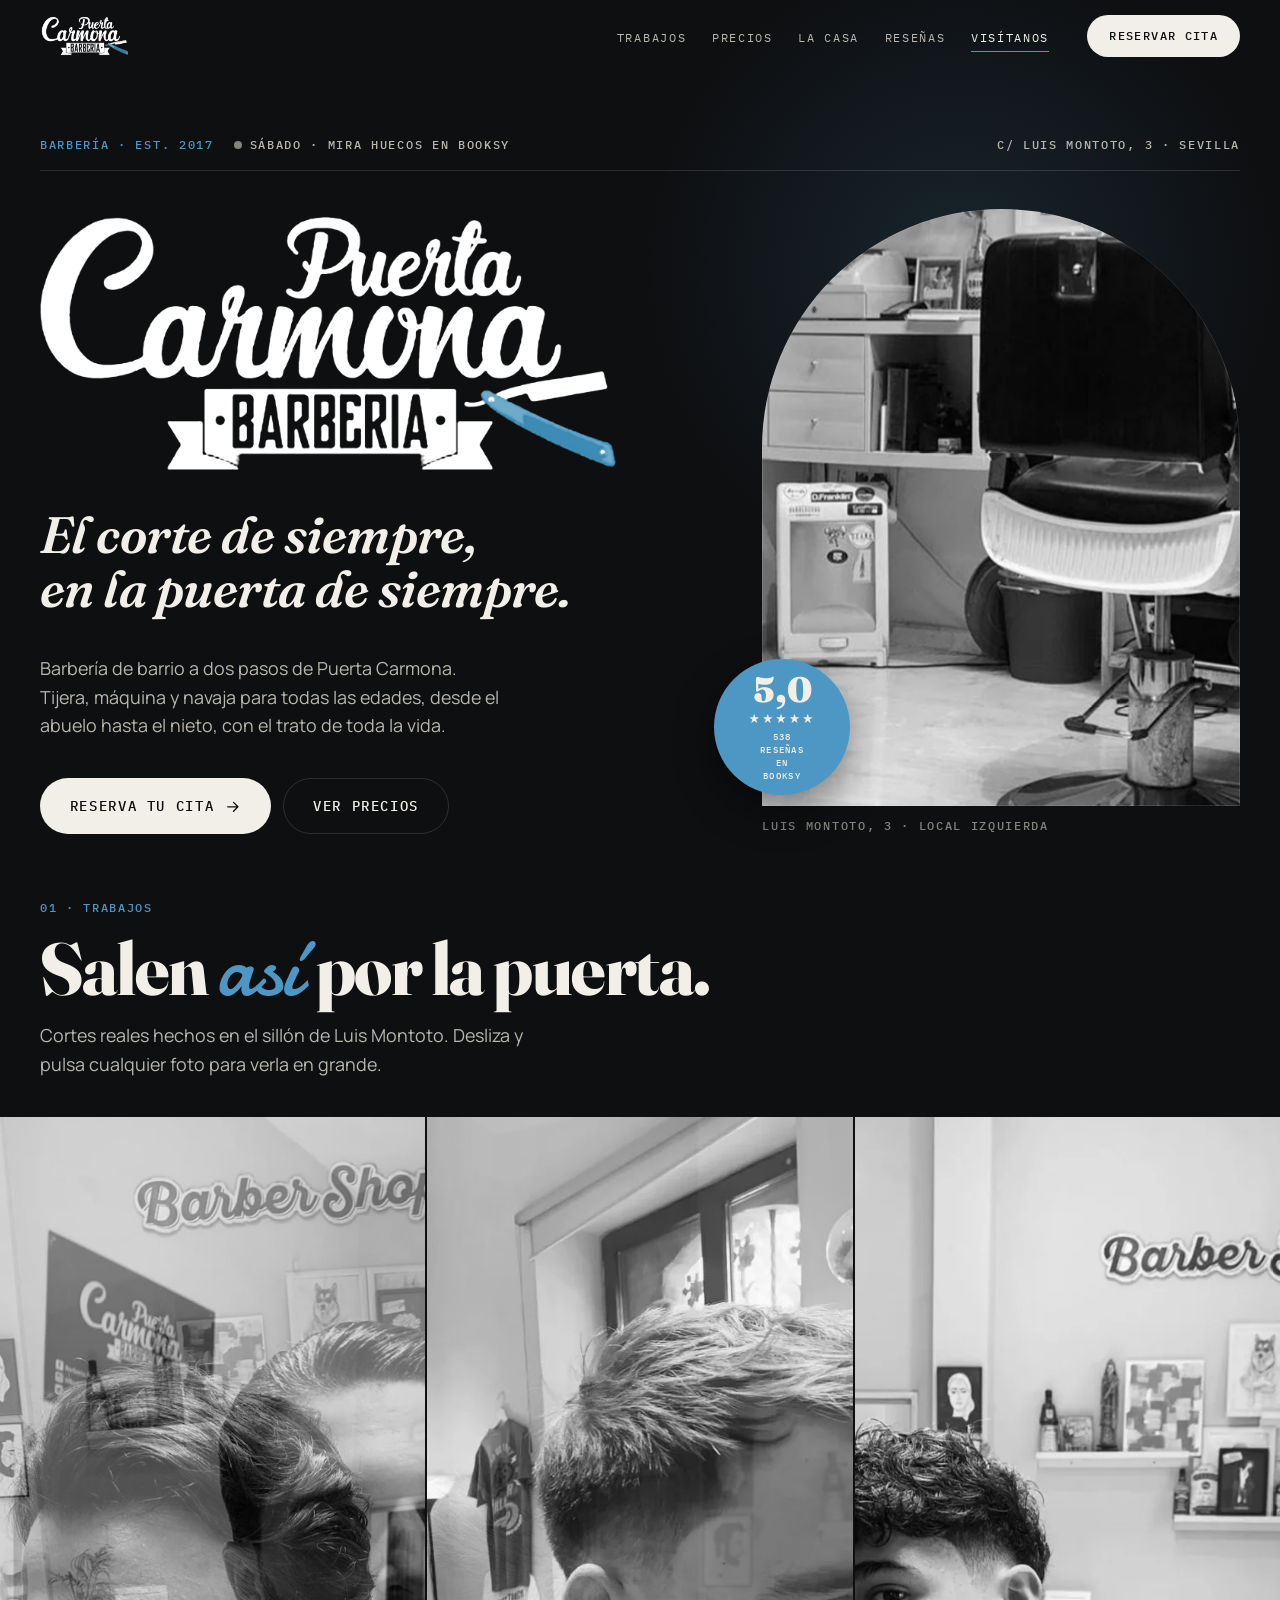
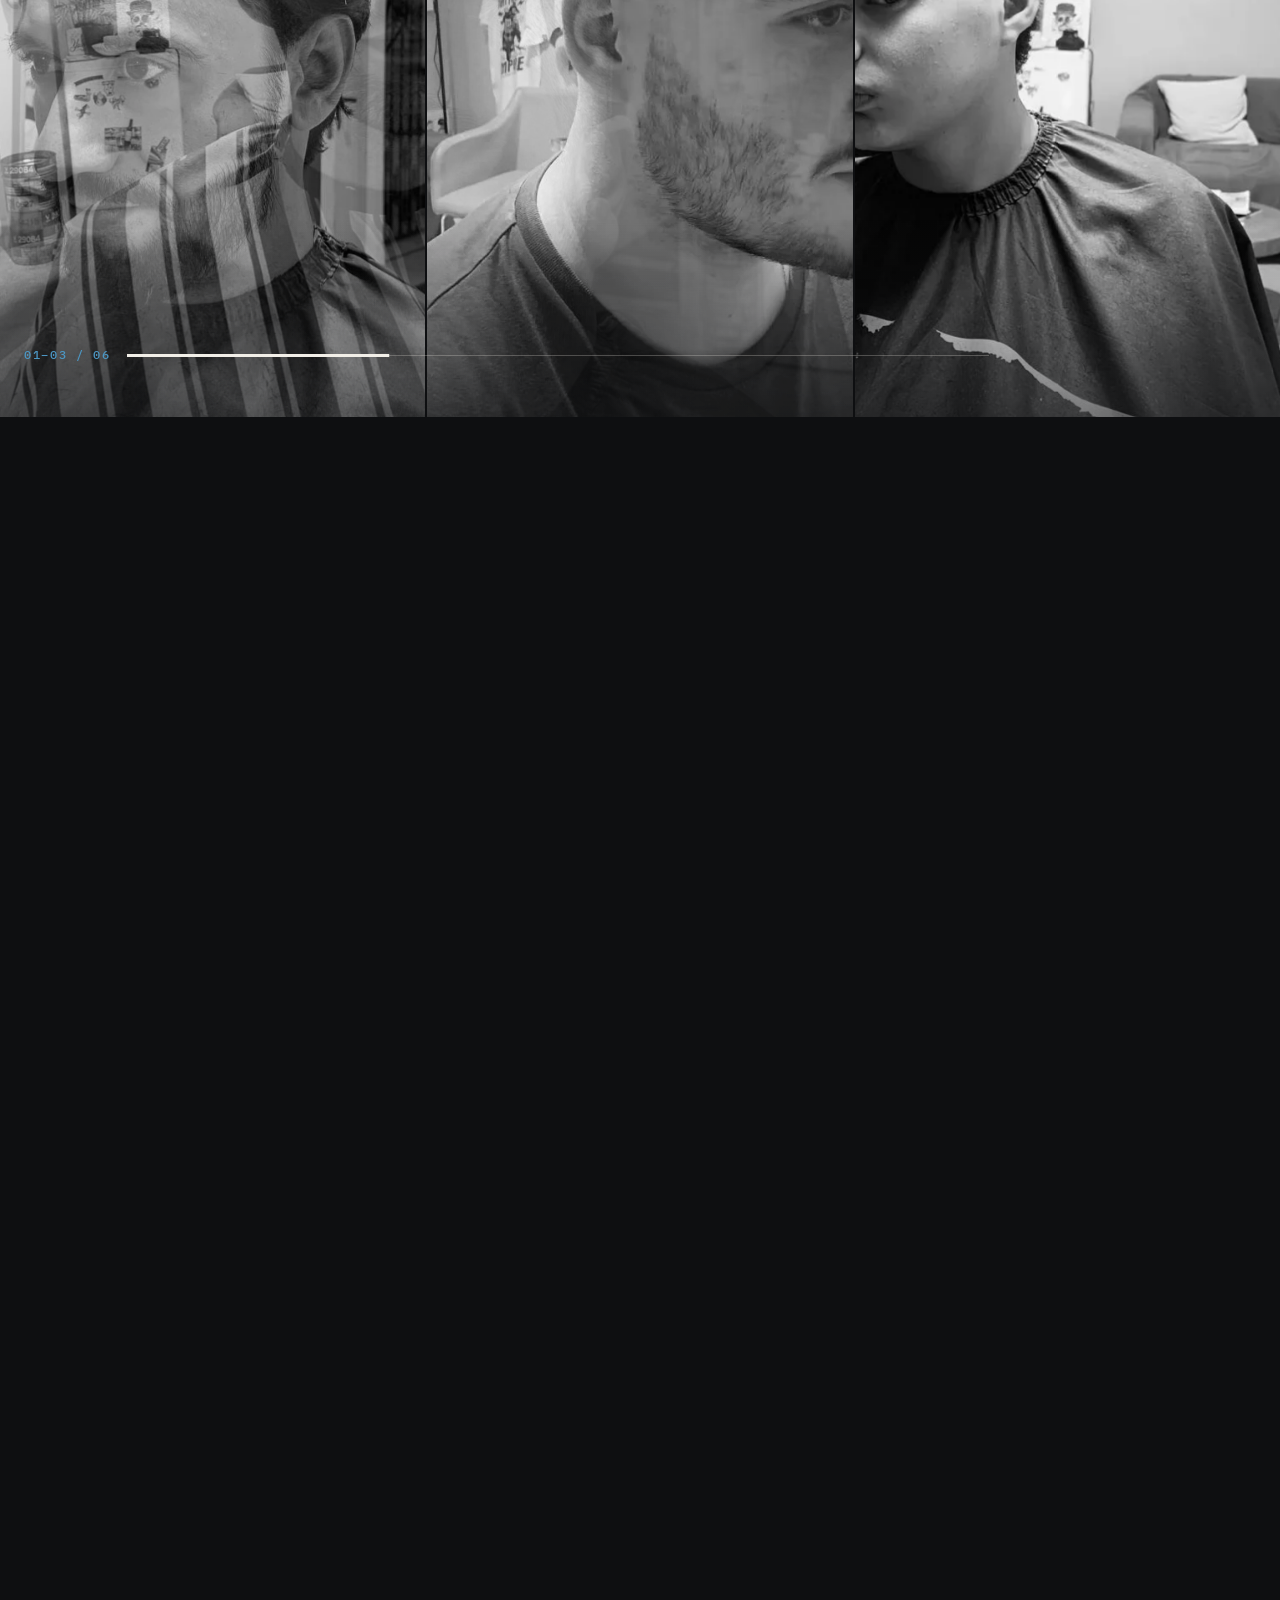
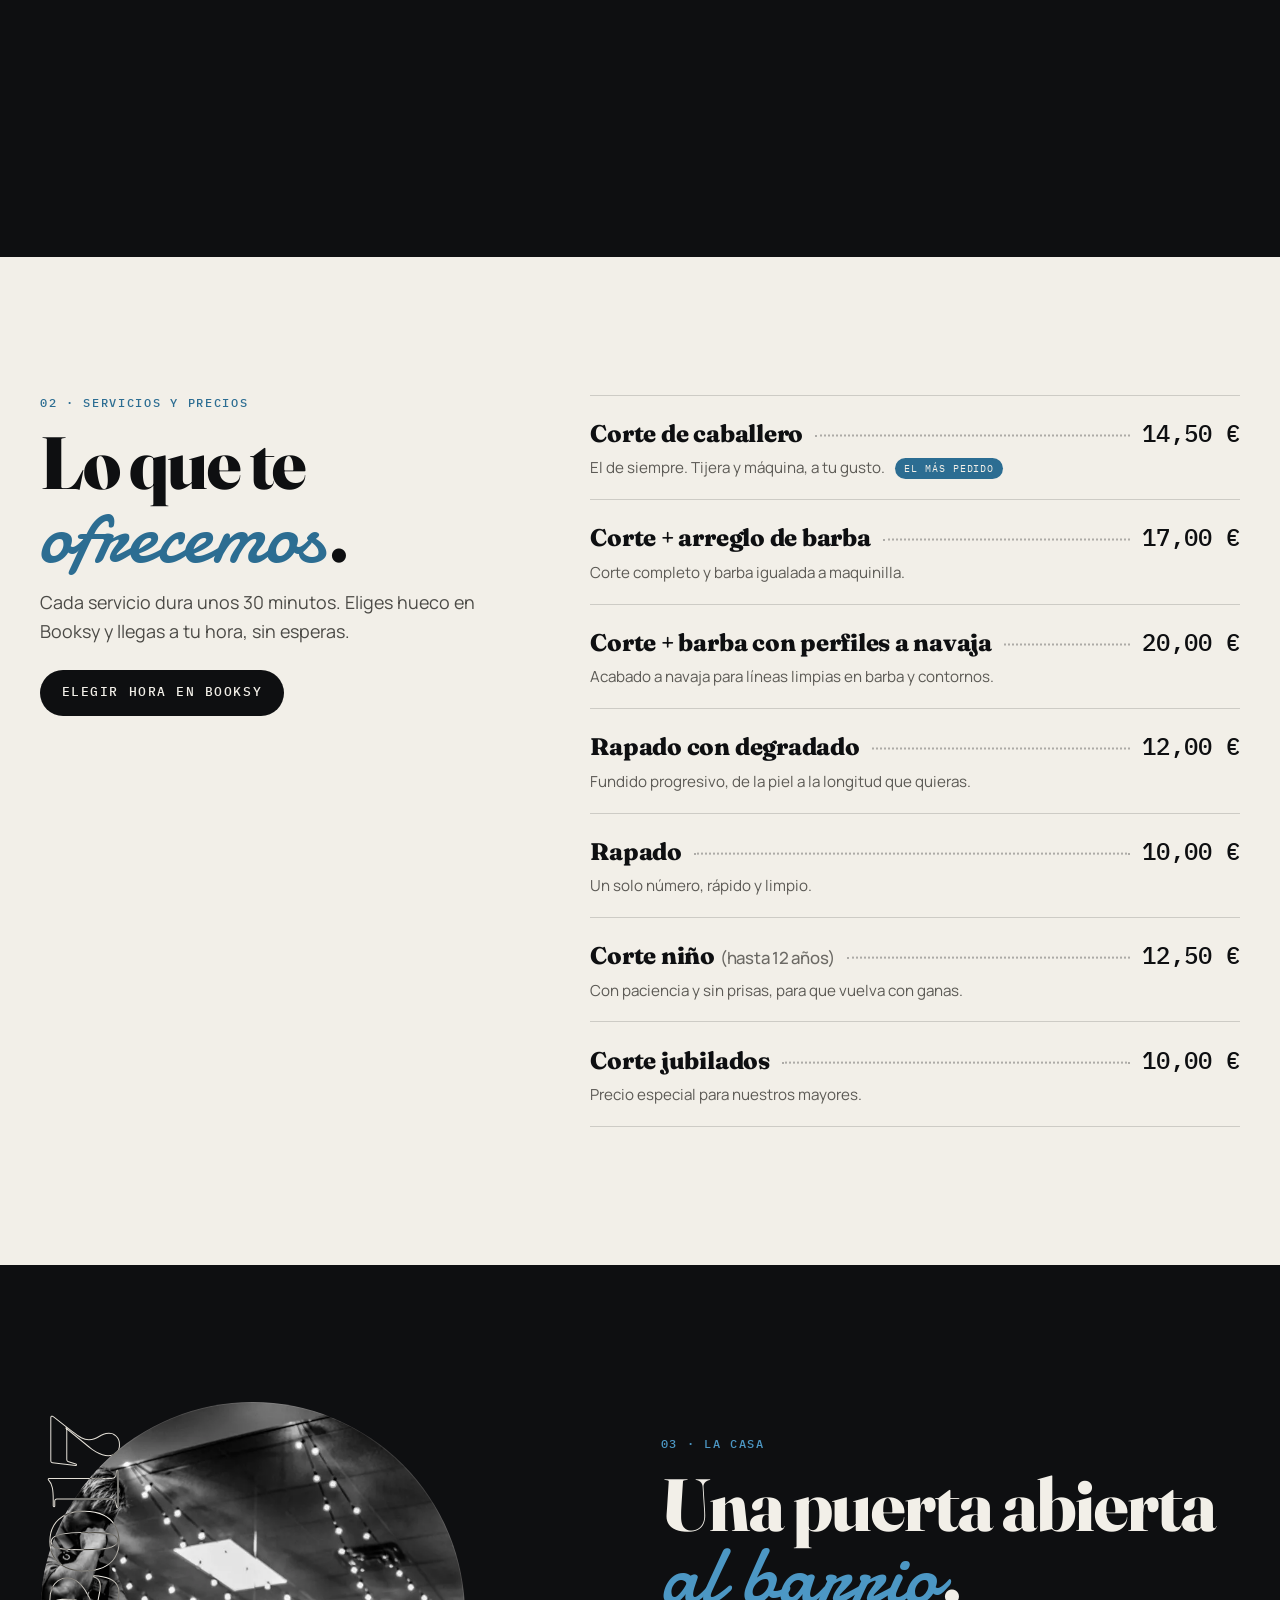
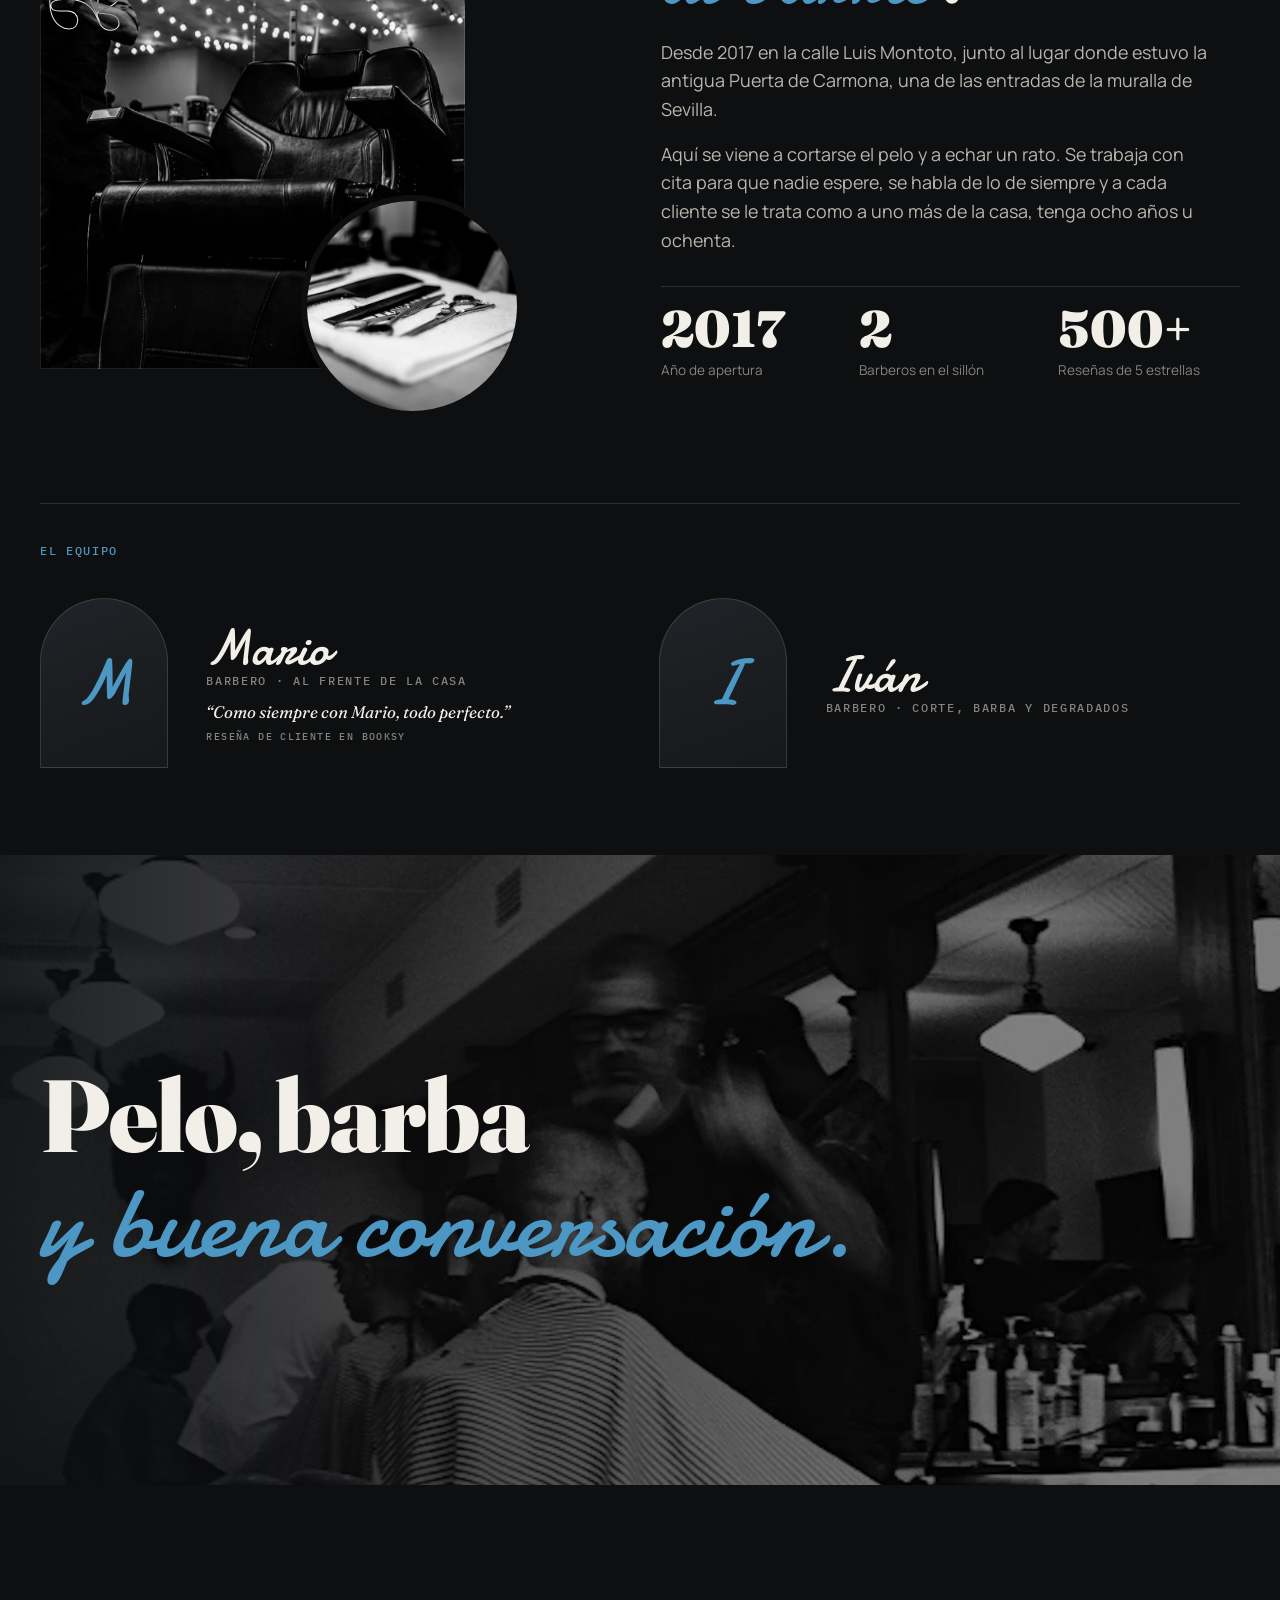
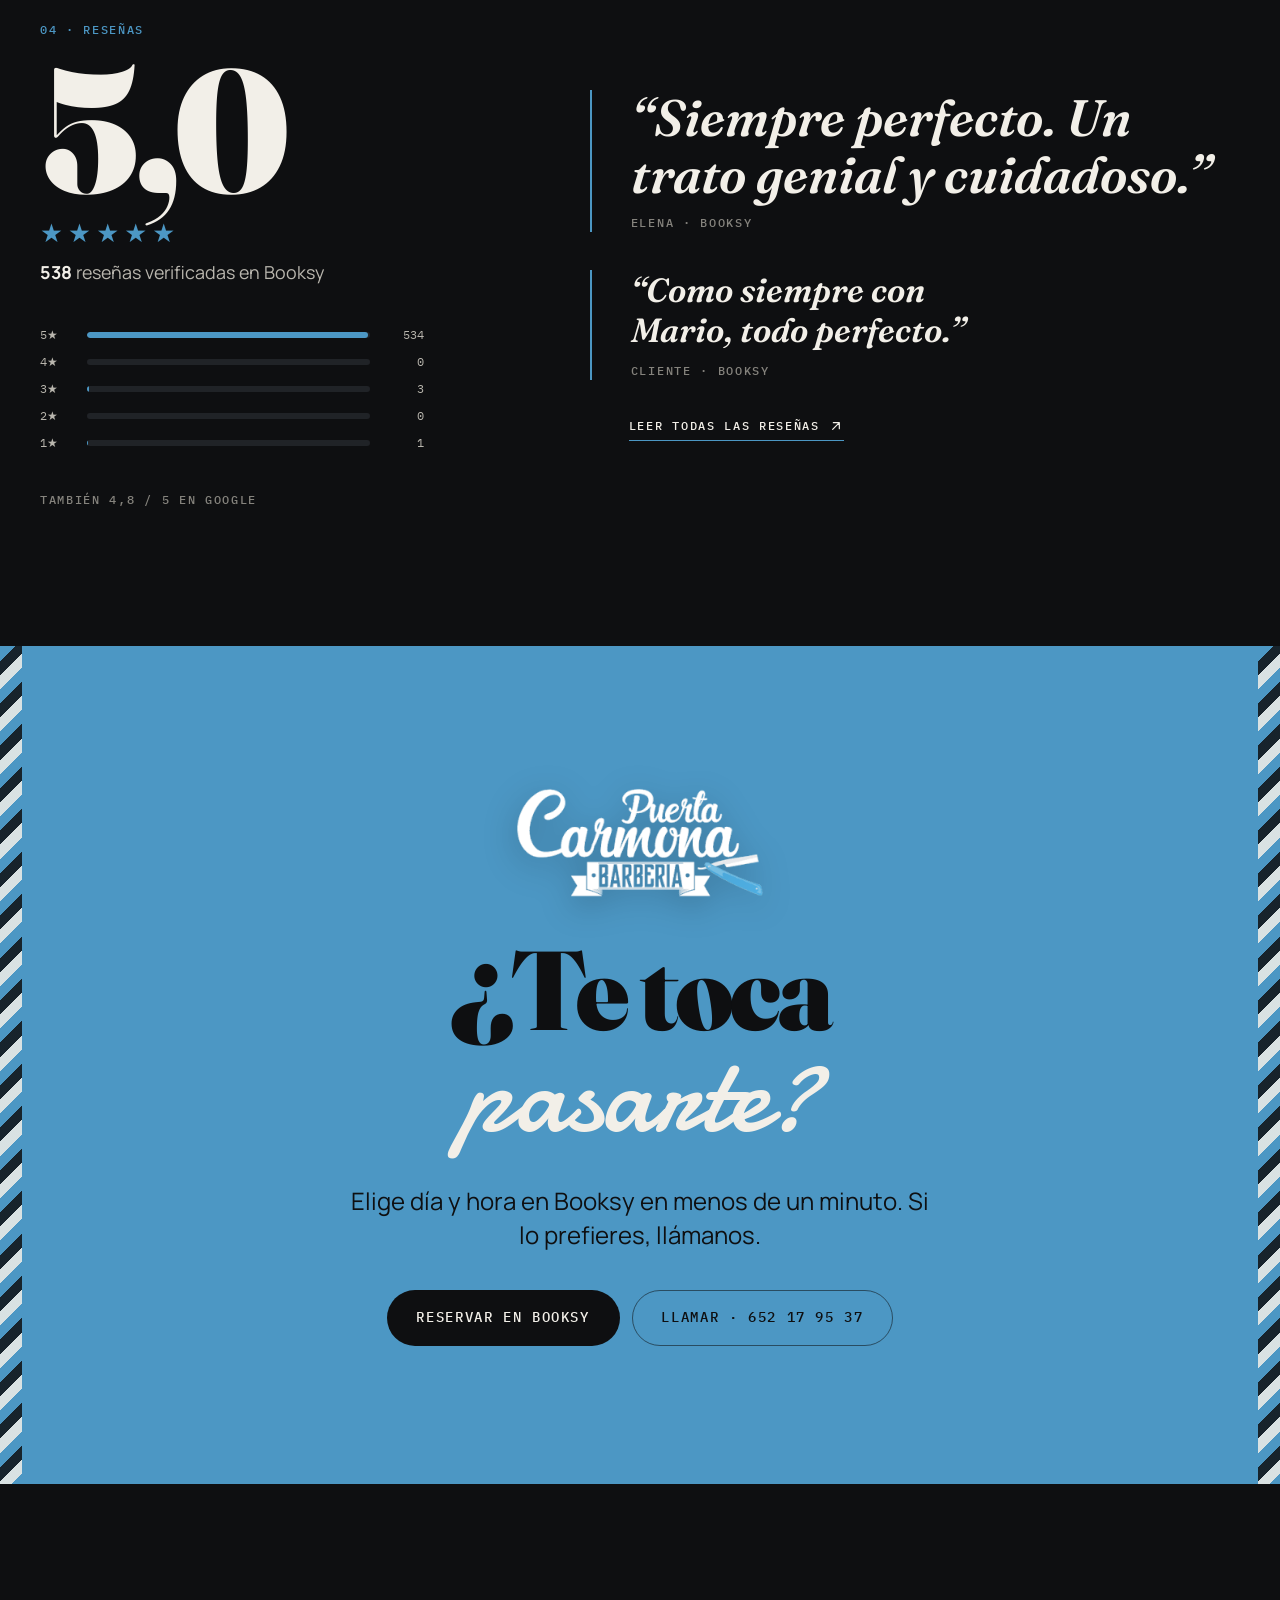
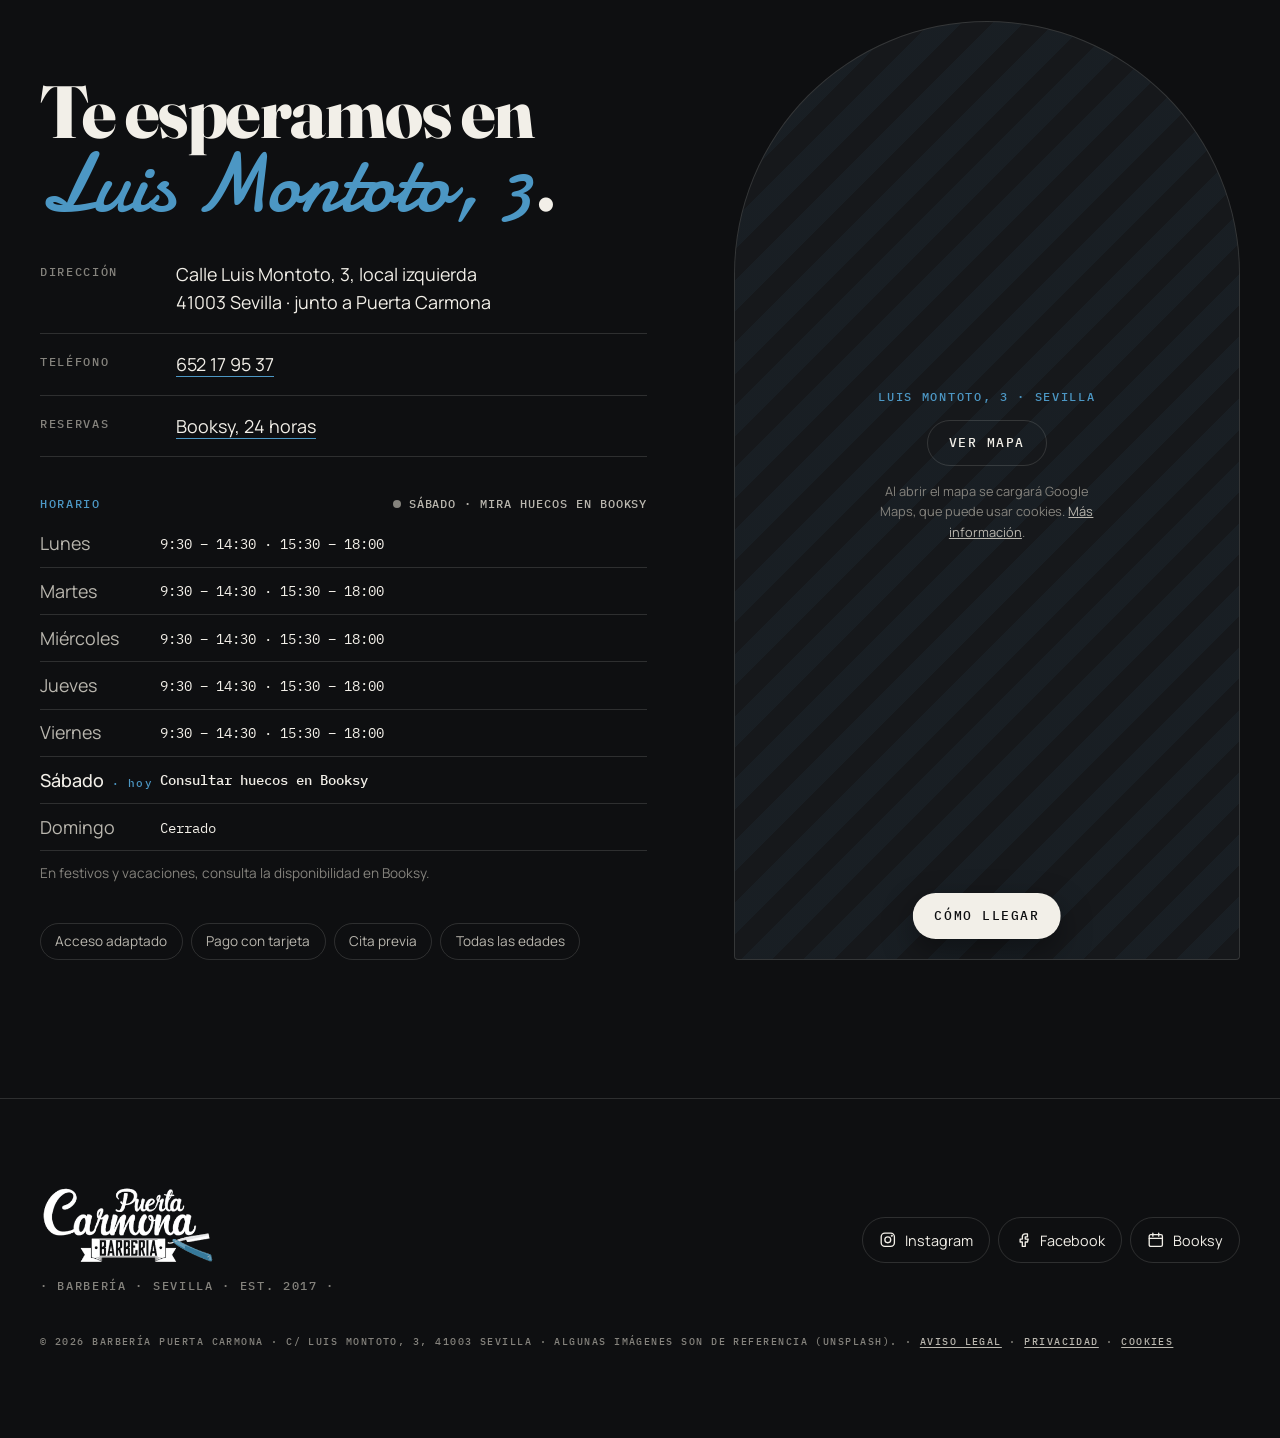
<file: index.html>
<!doctype html>
<html lang="es">
<head>
  <meta charset="utf-8" />
  <meta name="viewport" content="width=device-width, initial-scale=1, viewport-fit=cover" />
  <title>Barbería Puerta Carmona · Barbería en Sevilla desde 2017</title>
  <meta name="description" content="Barbería de barrio en Luis Montoto 3, junto a Puerta Carmona (Sevilla). Corte de caballero, barba a navaja y degradados desde 2017. 5,0 en Booksy con más de 500 reseñas. Reserva online." />
  <meta name="theme-color" content="#0e0f11" />
  <link rel="icon" href="assets/img/favicon.png" type="image/png" />
  <link rel="apple-touch-icon" href="assets/img/favicon.png" />

  <meta property="og:type" content="website" />
  <meta property="og:title" content="Barbería Puerta Carmona · Sevilla" />
  <meta property="og:description" content="El corte de siempre, en la puerta de siempre. Luis Montoto 3, Sevilla. Reserva en Booksy." />
  <meta property="og:image" content="assets/img/local.webp" />
  <meta property="og:locale" content="es_ES" />

  <link rel="preconnect" href="https://fonts.googleapis.com" />
  <link rel="preconnect" href="https://fonts.gstatic.com" crossorigin />
  <link href="https://fonts.googleapis.com/css2?family=Fraunces:opsz,wght@9..144,400;9..144,600;9..144,800;9..144,900&family=IBM+Plex+Mono:wght@400;500&family=Manrope:wght@400;500;700&family=Damion&display=swap" rel="stylesheet" />
  <link rel="stylesheet" href="css/style.css" />

  <script type="application/ld+json">
  {
    "@context": "https://schema.org",
    "@type": "BarberShop",
    "name": "Barbería Puerta Carmona",
    "image": "assets/img/local.webp",
    "logo": "assets/img/logo.png",
    "telephone": "+34 652 17 95 37",
    "foundingDate": "2017",
    "priceRange": "10 € – 20 €",
    "address": {
      "@type": "PostalAddress",
      "streetAddress": "Calle Luis Montoto, 3, local izquierda",
      "postalCode": "41003",
      "addressLocality": "Sevilla",
      "addressCountry": "ES"
    },
    "aggregateRating": { "@type": "AggregateRating", "ratingValue": "5.0", "reviewCount": "538" },
    "sameAs": [
      "https://www.instagram.com/barberia_puertacarmona/",
      "https://www.facebook.com/p/Barber%C3%ADa-Puerta-Carmona-100066631995849/",
      "https://booksy.com/es-es/20621_barberia-puerta-carmona_barberia_29971_sevilla"
    ]
  }
  </script>
</head>
<body>
  <a class="skip" href="#main">Saltar al contenido</a>

  <!-- ============ CABECERA ============ -->
  <header class="header" data-header>
    <div class="wrap header__in">
      <a class="brand" href="#top" aria-label="Barbería Puerta Carmona, inicio">
        <img src="assets/img/logo.png" alt="" width="316" height="146" />
      </a>
      <nav class="nav" aria-label="Principal" data-nav>
        <ul>
          <li><a href="#trabajos">Trabajos</a></li>
          <li><a href="#servicios">Precios</a></li>
          <li><a href="#casa">La casa</a></li>
          <li><a href="#resenas">Reseñas</a></li>
          <li><a href="#visitanos">Visítanos</a></li>
        </ul>
        <a class="btn btn--cream nav__cta" href="https://booksy.com/es-es/20621_barberia-puerta-carmona_barberia_29971_sevilla" target="_blank" rel="noopener" data-book>Reservar cita</a>
      </nav>
      <a class="btn btn--cream header__cta" href="https://booksy.com/es-es/20621_barberia-puerta-carmona_barberia_29971_sevilla" target="_blank" rel="noopener" data-book>Reservar</a>
      <button class="burger" type="button" aria-expanded="false" aria-controls="menu" data-burger>
        <span class="visually-hidden">Abrir menú</span><span></span><span></span>
      </button>
    </div>
  </header>

  <main id="main">
    <!-- ============ HERO ============ -->
    <section class="hero" id="top" aria-labelledby="hero-title">
      <div class="wrap hero__grid">
        <p class="hero__meta label rise">
          <span>Barbería · Est. 2017</span>
          <span class="status" data-status><i></i><b>Horario</b></span>
          <span class="hero__loc">C/ Luis Montoto, 3 · Sevilla</span>
        </p>

        <h1 class="masthead" id="hero-title">
          <img class="rise" src="assets/img/logo-hero.webp" alt="Puerta Carmona · Barbería" width="1514" height="664" fetchpriority="high" />
        </h1>

        <div class="hero__copy rise">
          <p class="hero__tag">El corte de siempre,<br />en la puerta de siempre.</p>
          <p class="hero__sub">Barbería de barrio a dos pasos de Puerta Carmona. Tijera, máquina y navaja para todas las edades, desde el abuelo hasta el nieto, con el trato de toda la vida.</p>
          <div class="hero__actions">
            <a class="btn btn--cream btn--lg" href="https://booksy.com/es-es/20621_barberia-puerta-carmona_barberia_29971_sevilla" target="_blank" rel="noopener" data-book>
              Reserva tu cita <svg aria-hidden="true" viewBox="0 0 24 24"><path d="M5 12h14M13 6l6 6-6 6"/></svg>
            </a>
            <a class="btn btn--ghost btn--lg" href="#servicios">Ver precios</a>
          </div>
        </div>

        <figure class="hero__photo">
          <div class="arch" data-parallax="0.08">
            <img src="assets/img/local.webp" alt="Sillón de barbero clásico en el interior de Barbería Puerta Carmona, en blanco y negro" width="1125" height="632" fetchpriority="high" />
          </div>
          <a class="rating" href="#resenas" aria-label="Valoración 5 sobre 5 con 538 reseñas en Booksy">
            <span class="rating__n">5,0</span>
            <span class="rating__stars" aria-hidden="true">★★★★★</span>
            <span class="label">538 reseñas en Booksy</span>
          </a>
          <figcaption class="label">Luis Montoto, 3 · local izquierda</figcaption>
        </figure>
      </div>
    </section>


    <!-- ============ TRABAJOS (secuencia) ============ -->
    <section class="works" id="trabajos" aria-labelledby="works-title">
      <div class="wrap section-head">
        <p class="label kicker">01 · Trabajos</p>
        <h2 class="h2" id="works-title">Salen <em>así</em> por la puerta.</h2>
        <p class="lead">Cortes reales hechos en el sillón de Luis Montoto. Desliza y pulsa cualquier foto para verla en grande.</p>
      </div>

      <div class="seq" data-seq data-total="06">
        <div class="seq__sticky" data-seq-sticky>
          <ul class="seq__frames" role="list">
            <li class="frame" data-frame data-range="01–03">
              <div class="work" data-panel>
                <button type="button" class="work__open" data-full="assets/img/corte-3.webp" data-caption="Clásico peinado hacia atrás con barba perfilada" aria-label="Ampliar: clásico peinado hacia atrás con barba perfilada">
                  <img src="assets/img/corte-3.webp" alt="Cliente con pelo peinado hacia atrás y barba perfilada" loading="lazy" />
                </button>
              </div>
              <div class="work" data-panel>
                <button type="button" class="work__open" data-full="assets/img/corte-4.webp" data-caption="Degradado con volumen arriba" aria-label="Ampliar: degradado con volumen arriba">
                  <img src="assets/img/corte-4.webp" alt="Joven con degradado lateral y volumen en la parte superior" loading="lazy" />
                </button>
              </div>
              <div class="work" data-panel>
                <button type="button" class="work__open" data-full="assets/img/corte-2.webp" data-caption="Rizos arriba con degradado bajo" aria-label="Ampliar: rizos arriba con degradado bajo">
                  <img src="assets/img/corte-2.webp" alt="Chico joven con rizos arriba y laterales degradados" loading="lazy" />
                </button>
              </div>
            </li>
            <li class="frame" data-frame data-range="04–06">
              <div class="work" data-panel>
                <button type="button" class="work__open" data-full="assets/img/corte-5.webp" data-caption="Pompadour con barba corta" aria-label="Ampliar: pompadour con barba corta">
                  <img src="assets/img/corte-5.webp" alt="Cliente con tupé peinado y barba corta cuidada" loading="lazy" />
                </button>
              </div>
              <div class="work" data-panel>
                <button type="button" class="work__open" data-full="assets/img/corte-1.webp" data-caption="Corte corto con canas y barba de tres días" aria-label="Ampliar: corte corto con canas y barba de tres días">
                  <img src="assets/img/corte-1.webp" alt="Hombre con pelo corto canoso y barba de tres días" loading="lazy" />
                </button>
              </div>
              <div class="work work--soon" data-panel>
                <div class="soon">
                  <svg class="soon__icon" viewBox="0 0 40 40" aria-hidden="true"><path d="M20 4v32M4 20h32M8.7 8.7l22.6 22.6M31.3 8.7 8.7 31.3"/></svg>
                  <p class="label soon__n">@barberia_puertacarmona</p>
                  <p class="soon__text">Más cortes en Instagram</p>
                  <a class="soon__link label" href="https://www.instagram.com/barberia_puertacarmona/" target="_blank" rel="noopener">Ver perfil →</a>
                </div>
              </div>
            </li>
          </ul>
          <div class="seq__ui">
            <span class="label seq__count" data-seq-count>01–03 / 06</span>
            <span class="seq__bar" aria-hidden="true"><span data-seq-bar></span></span>
            <a class="seq__more label" href="https://www.instagram.com/barberia_puertacarmona/" target="_blank" rel="noopener">@barberia_puertacarmona ↗</a>
          </div>
          <div class="seq__shade" data-seq-shade></div>
        </div>
      </div>
    </section>

    <!-- ============ SERVICIOS ============ -->
    <section class="services" id="servicios" aria-labelledby="services-title">
      <div class="wrap services__grid">
        <div class="section-head services__head">
          <p class="label kicker">02 · Servicios y precios</p>
          <h2 class="h2" id="services-title">Lo que te<br /><em>ofrecemos</em>.</h2>
          <p class="lead">Cada servicio dura unos 30 minutos. Eliges hueco en Booksy y llegas a tu hora, sin esperas.</p>
          <a class="btn btn--ink" href="https://booksy.com/es-es/20621_barberia-puerta-carmona_barberia_29971_sevilla" target="_blank" rel="noopener" data-book>Elegir hora en Booksy</a>
        </div>

        <ol class="menu" role="list">
          <li class="menu__item menu__item--star">
            <div class="menu__row"><h3>Corte de caballero</h3><span class="menu__dots"></span><span class="menu__price">14,50 €</span></div>
            <p>El de siempre. Tijera y máquina, a tu gusto. <span class="tag">El más pedido</span></p>
          </li>
          <li class="menu__item">
            <div class="menu__row"><h3>Corte + arreglo de barba</h3><span class="menu__dots"></span><span class="menu__price">17,00 €</span></div>
            <p>Corte completo y barba igualada a maquinilla.</p>
          </li>
          <li class="menu__item">
            <div class="menu__row"><h3>Corte + barba con perfiles a navaja</h3><span class="menu__dots"></span><span class="menu__price">20,00 €</span></div>
            <p>Acabado a navaja para líneas limpias en barba y contornos.</p>
          </li>
          <li class="menu__item">
            <div class="menu__row"><h3>Rapado con degradado</h3><span class="menu__dots"></span><span class="menu__price">12,00 €</span></div>
            <p>Fundido progresivo, de la piel a la longitud que quieras.</p>
          </li>
          <li class="menu__item">
            <div class="menu__row"><h3>Rapado</h3><span class="menu__dots"></span><span class="menu__price">10,00 €</span></div>
            <p>Un solo número, rápido y limpio.</p>
          </li>
          <li class="menu__item">
            <div class="menu__row"><h3>Corte niño <small>(hasta 12 años)</small></h3><span class="menu__dots"></span><span class="menu__price">12,50 €</span></div>
            <p>Con paciencia y sin prisas, para que vuelva con ganas.</p>
          </li>
          <li class="menu__item">
            <div class="menu__row"><h3>Corte jubilados</h3><span class="menu__dots"></span><span class="menu__price">10,00 €</span></div>
            <p>Precio especial para nuestros mayores.</p>
          </li>
        </ol>
      </div>
    </section>

    <!-- ============ LA CASA / HISTORIA ============ -->
    <section class="house" id="casa" aria-labelledby="house-title">
      <div class="wrap house__grid">
        <div class="house__photos">
          <div class="arch arch--tall" data-parallax="-0.06"><img src="assets/img/stock-sillon.webp" alt="Interior de una barbería clásica en blanco y negro" loading="lazy" /></div>
          <div class="house__small"><img src="assets/img/stock-tijeras.webp" alt="Tijeras, peine y navaja sobre una toalla" loading="lazy" /></div>
          <p class="house__year" aria-hidden="true">2017</p>
        </div>

        <div class="house__copy">
          <p class="label kicker">03 · La casa</p>
          <h2 class="h2" id="house-title">Una puerta abierta<br /><em>al barrio</em>.</h2>
          <p>Desde 2017 en la calle Luis Montoto, junto al lugar donde estuvo la antigua Puerta de Carmona, una de las entradas de la muralla de Sevilla.</p>
          <p>Aquí se viene a cortarse el pelo y a echar un rato. Se trabaja con cita para que nadie espere, se habla de lo de siempre y a cada cliente se le trata como a uno más de la casa, tenga ocho años u ochenta.</p>

          <ul class="facts" role="list">
            <li><strong>2017</strong><span>Año de apertura</span></li>
            <li><strong>2</strong><span>Barberos en el sillón</span></li>
            <li><strong>500+</strong><span>Reseñas de 5 estrellas</span></li>
          </ul>
        </div>
      </div>

      <!-- Equipo -->
      <div class="wrap team" aria-labelledby="team-title">
        <h3 class="label kicker" id="team-title">El equipo</h3>
        <ul class="team__list" role="list">
          <li class="barber">
            <div class="barber__pic" aria-hidden="true"><span>M</span></div>
            <div>
              <h4 class="barber__name">Mario</h4>
              <p class="label">Barbero · al frente de la casa</p>
              <p class="barber__quote">“Como siempre con Mario, todo perfecto.”</p>
              <p class="barber__src label">Reseña de cliente en Booksy</p>
            </div>
          </li>
          <li class="barber">
            <div class="barber__pic" aria-hidden="true"><span>I</span></div>
            <div>
              <h4 class="barber__name">Iván</h4>
              <p class="label">Barbero · corte, barba y degradados</p>
            </div>
          </li>
        </ul>
      </div>
    </section>

    <!-- ============ BANDA ============ -->
    <section class="band" aria-label="Frase de la casa">
      <div class="band__img" data-parallax="0.1"><img src="assets/img/stock-corte-bn.webp" alt="" loading="lazy" /></div>
      <div class="wrap band__in">
        <p class="band__quote">Pelo, barba<br /><span>y buena conversación.</span></p>
      </div>
    </section>

    <!-- ============ RESEÑAS ============ -->
    <section class="reviews" id="resenas" aria-labelledby="reviews-title">
      <div class="wrap reviews__grid">
        <div class="score">
          <p class="label kicker">04 · Reseñas</p>
          <h2 class="visually-hidden" id="reviews-title">Lo que dicen los clientes</h2>
          <p class="score__n" data-count="5.0">5,0</p>
          <p class="score__stars" aria-hidden="true">★★★★★</p>
          <p class="score__total"><strong data-count="538">538</strong> reseñas verificadas en Booksy</p>
          <ul class="bars" role="list" aria-label="Reparto de valoraciones">
            <li><span>5★</span><span class="bars__bar"><i style="--v:0.9926"></i></span><span>534</span></li>
            <li><span>4★</span><span class="bars__bar"><i style="--v:0"></i></span><span>0</span></li>
            <li><span>3★</span><span class="bars__bar"><i style="--v:0.0056"></i></span><span>3</span></li>
            <li><span>2★</span><span class="bars__bar"><i style="--v:0"></i></span><span>0</span></li>
            <li><span>1★</span><span class="bars__bar"><i style="--v:0.0019"></i></span><span>1</span></li>
          </ul>
          <p class="score__google label">También 4,8 / 5 en Google</p>
        </div>

        <div class="quotes">
          <blockquote class="quote quote--big">
            <p>“Siempre perfecto. Un trato genial y cuidadoso.”</p>
            <footer class="label">Elena · Booksy</footer>
          </blockquote>
          <blockquote class="quote">
            <p>“Como siempre con Mario, todo perfecto.”</p>
            <footer class="label">Cliente · Booksy</footer>
          </blockquote>
          <a class="quotes__more" href="https://booksy.com/es-es/20621_barberia-puerta-carmona_barberia_29971_sevilla" target="_blank" rel="noopener">
            <span class="label">Leer todas las reseñas</span>
            <svg aria-hidden="true" viewBox="0 0 24 24"><path d="M7 17 17 7M8 7h9v9"/></svg>
          </a>
        </div>
      </div>
    </section>

    <!-- ============ CTA FINAL ============ -->
    <section class="final" aria-labelledby="final-title">
      <div class="wrap final__in">
        <img class="final__logo" src="assets/img/logo.png" alt="Logotipo de Barbería Puerta Carmona" width="316" height="146" loading="lazy" />
        <h2 class="final__title" id="final-title">¿Te toca<br /><span>pasarte?</span></h2>
        <p>Elige día y hora en Booksy en menos de un minuto. Si lo prefieres, llámanos.</p>
        <div class="final__actions">
          <a class="btn btn--ink btn--lg" href="https://booksy.com/es-es/20621_barberia-puerta-carmona_barberia_29971_sevilla" target="_blank" rel="noopener" data-book>Reservar en Booksy</a>
          <a class="btn btn--outline-ink btn--lg" href="tel:+34652179537">Llamar · 652 17 95 37</a>
        </div>
      </div>
    </section>

    <!-- ============ VISÍTANOS ============ -->
    <section class="visit" id="visitanos" aria-labelledby="visit-title">
      <div class="wrap visit__grid">
        <div class="visit__info">
          <p class="label kicker">05 · Visítanos</p>
          <h2 class="h2" id="visit-title">Te esperamos en<br /><em>Luis Montoto, 3</em>.</h2>

          <dl class="info">
            <div><dt class="label">Dirección</dt><dd>Calle Luis Montoto, 3, local izquierda<br />41003 Sevilla · junto a Puerta Carmona</dd></div>
            <div><dt class="label">Teléfono</dt><dd><a href="tel:+34652179537">652 17 95 37</a></dd></div>
            <div><dt class="label">Reservas</dt><dd><a href="https://booksy.com/es-es/20621_barberia-puerta-carmona_barberia_29971_sevilla" target="_blank" rel="noopener" data-book>Booksy, 24 horas</a></dd></div>
          </dl>

          <div class="hours">
            <p class="label hours__title">Horario <span class="status status--inline" data-status><i></i><b></b></span></p>
            <table>
              <tbody data-hours>
                <tr data-day="1"><th>Lunes</th><td>9:30 – 14:30 · 15:30 – 18:00</td></tr>
                <tr data-day="2"><th>Martes</th><td>9:30 – 14:30 · 15:30 – 18:00</td></tr>
                <tr data-day="3"><th>Miércoles</th><td>9:30 – 14:30 · 15:30 – 18:00</td></tr>
                <tr data-day="4"><th>Jueves</th><td>9:30 – 14:30 · 15:30 – 18:00</td></tr>
                <tr data-day="5"><th>Viernes</th><td>9:30 – 14:30 · 15:30 – 18:00</td></tr>
                <tr data-day="6"><th>Sábado</th><td>Consultar huecos en Booksy</td></tr>
                <tr data-day="0"><th>Domingo</th><td>Cerrado</td></tr>
              </tbody>
            </table>
            <p class="hours__note">En festivos y vacaciones, consulta la disponibilidad en Booksy.</p>
          </div>

          <ul class="perks" role="list">
            <li>Acceso adaptado</li><li>Pago con tarjeta</li><li>Cita previa</li><li>Todas las edades</li>
          </ul>
        </div>

        <div class="visit__map">
          <div class="map__consent" data-map="https://www.google.com/maps?q=Barber%C3%ADa+Puerta+Carmona,+Calle+Luis+Montoto+3,+41003+Sevilla&amp;output=embed">
            <p class="label">Luis Montoto, 3 · Sevilla</p>
            <button type="button" class="btn btn--ghost" data-map-load>Ver mapa</button>
            <p class="map__note">Al abrir el mapa se cargará Google Maps, que puede usar cookies. <a href="legal.html#cookies">Más información</a>.</p>
          </div>
          <a class="btn btn--cream map__btn" href="https://www.google.com/maps/dir/?api=1&destination=Calle+Luis+Montoto+3,+41003+Sevilla" target="_blank" rel="noopener">Cómo llegar</a>
        </div>
      </div>
    </section>
  </main>

  <!-- ============ PIE ============ -->
  <footer class="footer">
    <div class="wrap footer__grid">
      <div class="footer__brand">
        <img src="assets/img/logo.png" alt="Barbería Puerta Carmona" width="316" height="146" loading="lazy" />
        <p class="label">· Barbería · Sevilla · Est. 2017 ·</p>
      </div>
      <ul class="footer__social" role="list">
        <li><a href="https://www.instagram.com/barberia_puertacarmona/" target="_blank" rel="noopener">
          <svg aria-hidden="true" viewBox="0 0 24 24"><rect x="3" y="3" width="18" height="18" rx="5"/><circle cx="12" cy="12" r="4"/><circle cx="17.5" cy="6.5" r="0.6" fill="currentColor"/></svg>Instagram</a></li>
        <li><a href="https://www.facebook.com/p/Barber%C3%ADa-Puerta-Carmona-100066631995849/" target="_blank" rel="noopener">
          <svg aria-hidden="true" viewBox="0 0 24 24"><path d="M14 8h3V4h-3a4 4 0 0 0-4 4v3H7v4h3v6h4v-6h3l1-4h-4V8z"/></svg>Facebook</a></li>
        <li><a href="https://booksy.com/es-es/20621_barberia-puerta-carmona_barberia_29971_sevilla" target="_blank" rel="noopener">
          <svg aria-hidden="true" viewBox="0 0 24 24"><rect x="3" y="5" width="18" height="16" rx="2"/><path d="M3 10h18M8 3v4M16 3v4"/></svg>Booksy</a></li>
      </ul>
      <p class="footer__legal label">© <span data-year>2026</span> Barbería Puerta Carmona · C/ Luis Montoto, 3, 41003 Sevilla · Algunas imágenes son de referencia (Unsplash). · <a href="legal.html#aviso-legal">Aviso legal</a> · <a href="legal.html#privacidad">Privacidad</a> · <a href="legal.html#cookies">Cookies</a></p>
    </div>
  </footer>

  <!-- Barra fija en móvil -->
  <div class="mobilebar" data-mobilebar>
    <a href="tel:+34652179537" class="mobilebar__call" aria-label="Llamar a la barbería">
      <svg aria-hidden="true" viewBox="0 0 24 24"><path d="M5 4h4l2 5-2.5 1.5a11 11 0 0 0 5 5L15 13l5 2v4a2 2 0 0 1-2 2A16 16 0 0 1 3 6a2 2 0 0 1 2-2"/></svg>
      Llamar
    </a>
    <a href="https://booksy.com/es-es/20621_barberia-puerta-carmona_barberia_29971_sevilla" target="_blank" rel="noopener" class="mobilebar__book" data-book>Reservar cita</a>
  </div>

  <!-- Visor -->
  <dialog class="lightbox" aria-label="Visor de trabajos" data-lightbox>
    <div class="lb__top">
      <p class="label lb__count" aria-live="polite" data-lb-count></p>
      <button type="button" class="lb__btn" data-lb-close><span class="label">Cerrar</span>
        <svg aria-hidden="true" viewBox="0 0 24 24"><path d="M6 6l12 12M18 6 6 18"/></svg></button>
    </div>
    <figure class="lb__figure">
      <img data-lb-img alt="" />
      <figcaption class="label" data-lb-caption></figcaption>
    </figure>
    <button type="button" class="lb__nav lb__prev" aria-label="Anterior" data-lb-prev><svg aria-hidden="true" viewBox="0 0 24 24"><path d="M15 6l-6 6 6 6"/></svg></button>
    <button type="button" class="lb__nav lb__next" aria-label="Siguiente" data-lb-next><svg aria-hidden="true" viewBox="0 0 24 24"><path d="M9 6l6 6-6 6"/></svg></button>
  </dialog>

  <script src="js/main.js" defer></script>
</body>
</html>
</file>
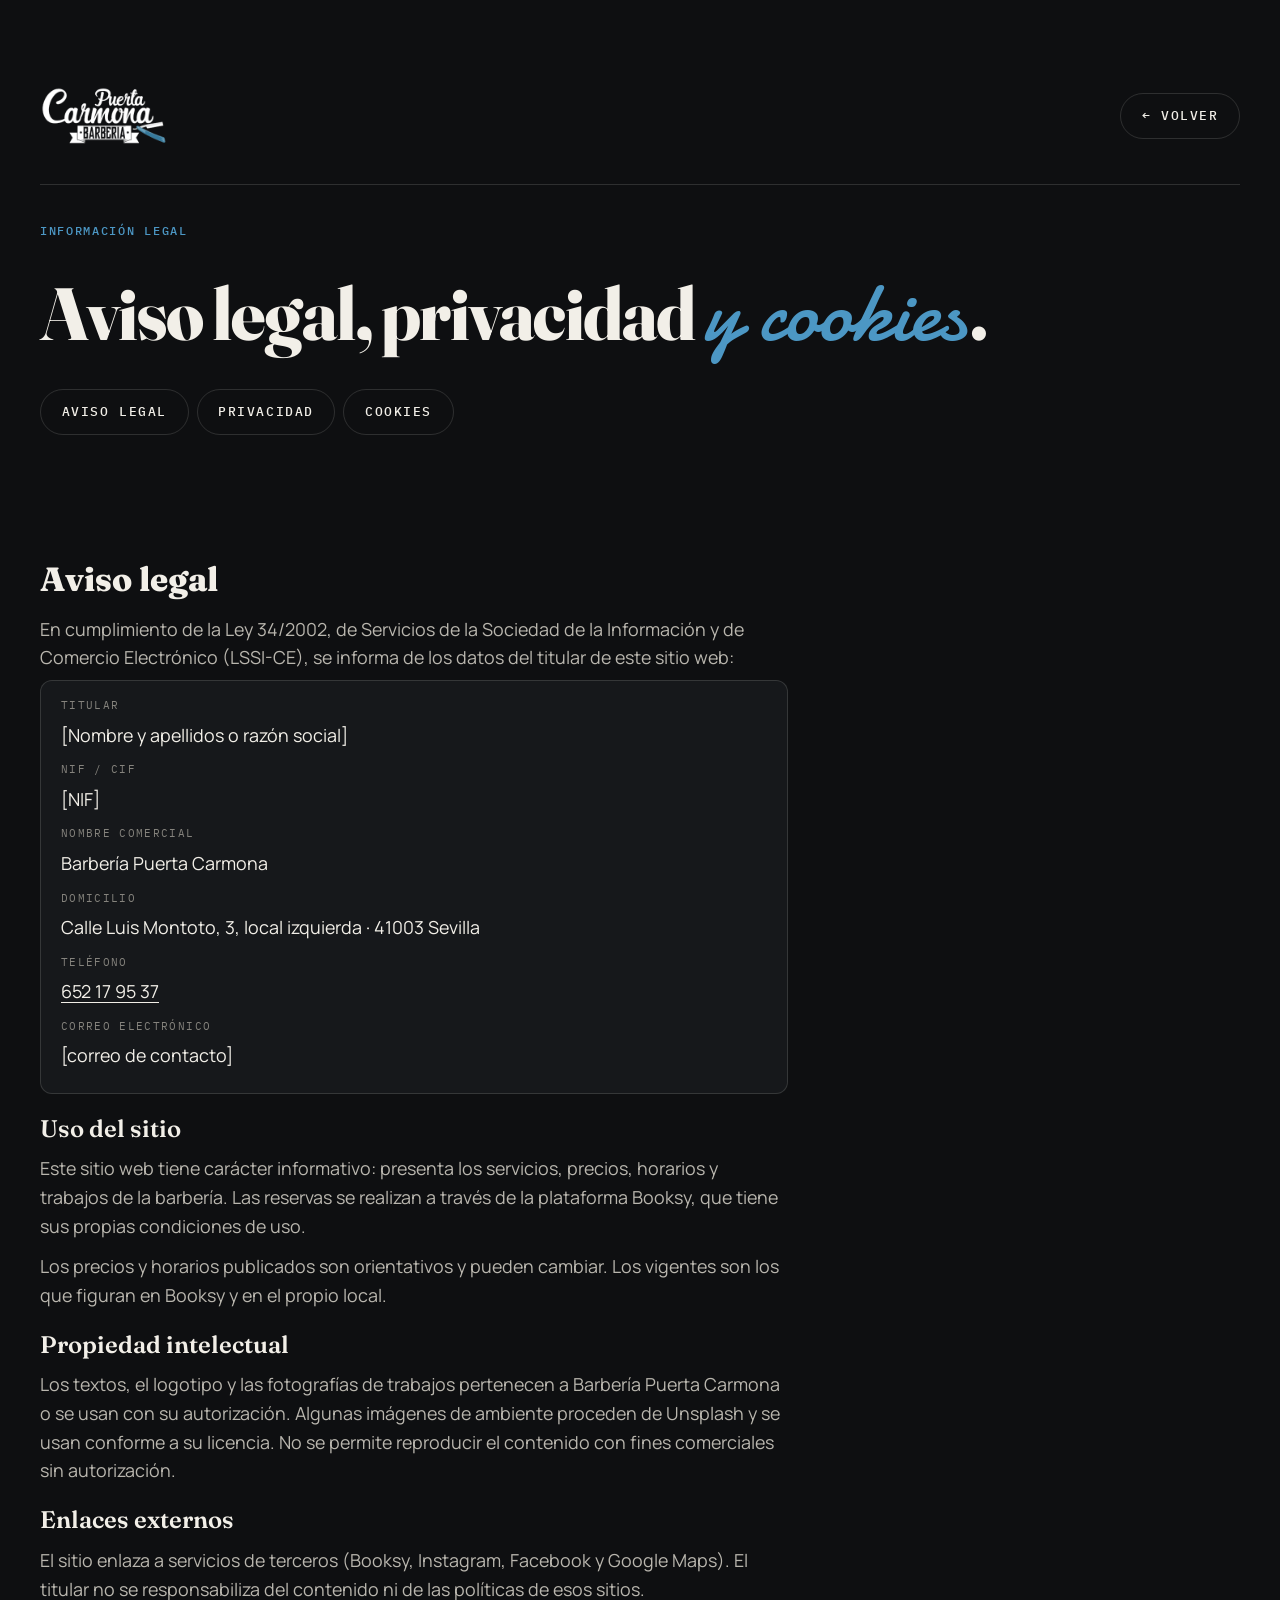
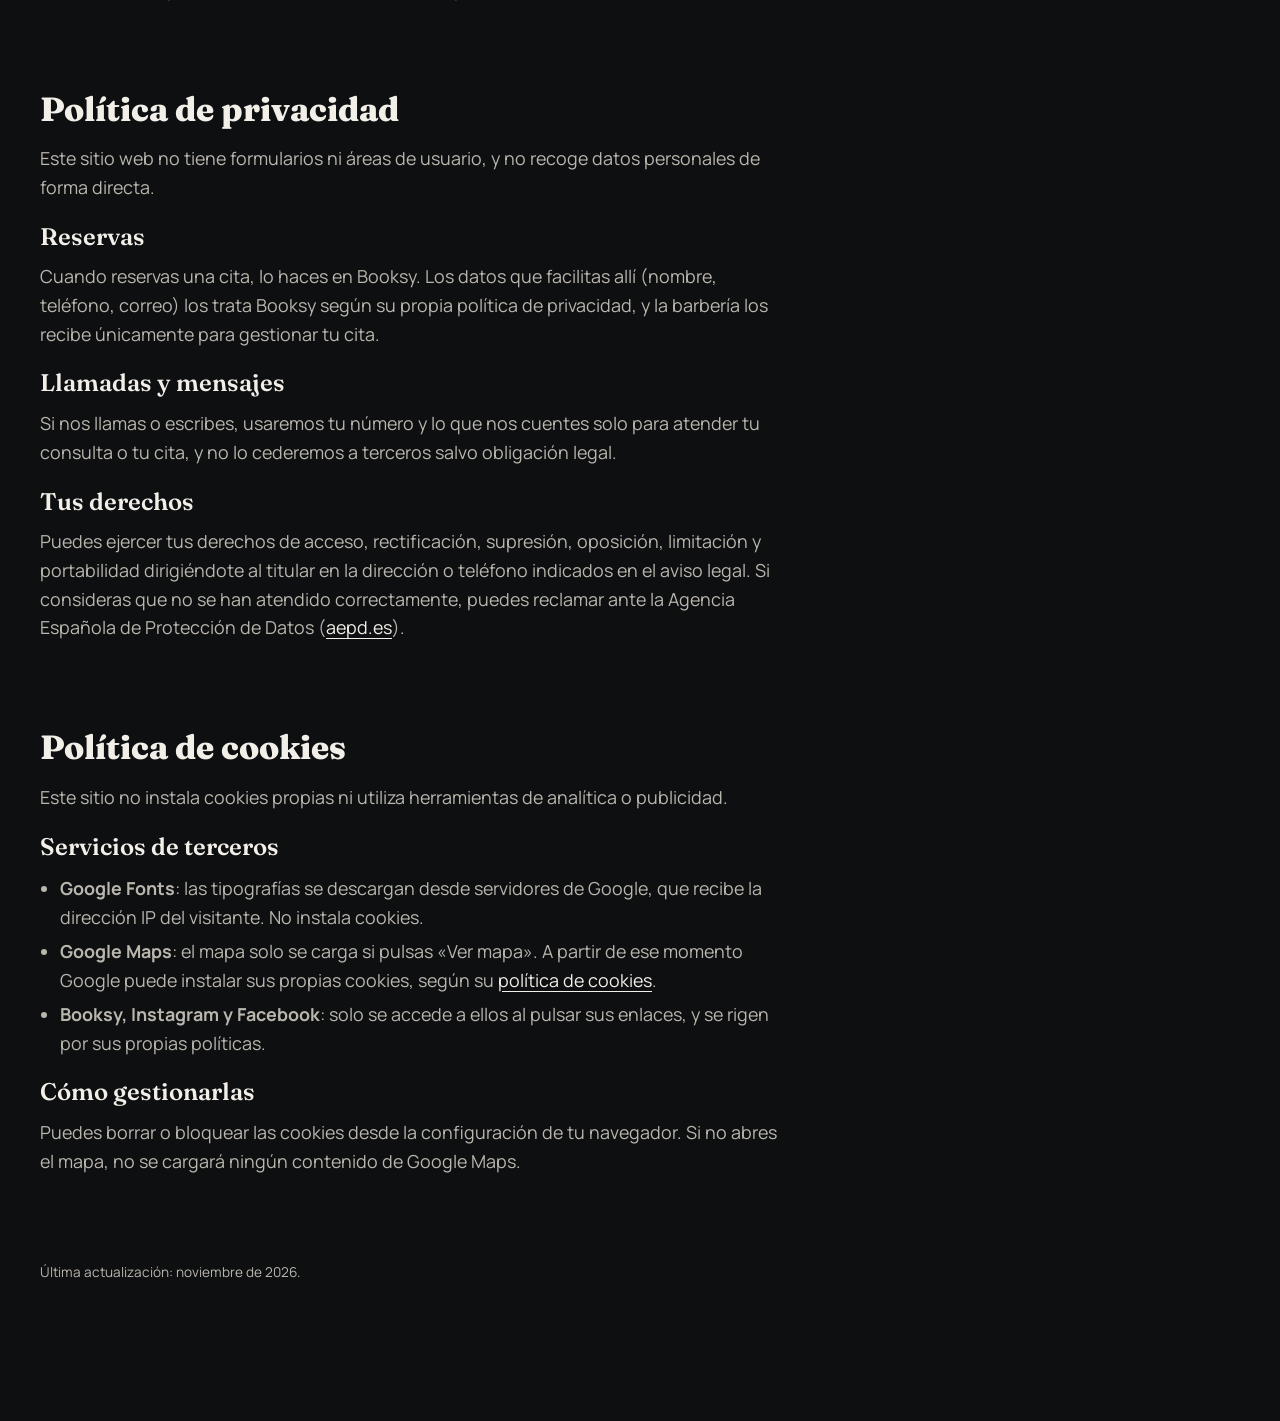
<file: legal.html>
<!doctype html>
<html lang="es">
<head>
  <meta charset="utf-8" />
  <meta name="viewport" content="width=device-width, initial-scale=1, viewport-fit=cover" />
  <title>Aviso legal, privacidad y cookies · Barbería Puerta Carmona</title>
  <meta name="description" content="Aviso legal, política de privacidad y política de cookies de Barbería Puerta Carmona, Calle Luis Montoto 3, Sevilla." />
  <meta name="robots" content="noindex, follow" />
  <meta name="theme-color" content="#0e0f11" />
  <link rel="icon" href="assets/img/favicon.png" type="image/png" />

  <link rel="preconnect" href="https://fonts.googleapis.com" />
  <link rel="preconnect" href="https://fonts.gstatic.com" crossorigin />
  <link href="https://fonts.googleapis.com/css2?family=Fraunces:opsz,wght@9..144,400;9..144,600;9..144,800;9..144,900&family=IBM+Plex+Mono:wght@400;500&family=Manrope:wght@400;500;700&family=Damion&display=swap" rel="stylesheet" />
  <link rel="stylesheet" href="css/style.css" />
  <style>
    .legal { padding-block: var(--space-l) var(--space-xl); }
    .legal__top { display: flex; align-items: center; justify-content: space-between; gap: var(--space-s); padding-bottom: var(--space-m); border-bottom: 1px solid var(--line); }
    .legal__top img { width: 8rem; height: auto; }
    .legal__toc { display: flex; flex-wrap: wrap; gap: 0.5rem; margin-block: var(--space-m); }
    .legal__toc a { text-decoration: none; }
    .legal section { max-width: 68ch; padding-top: var(--space-l); scroll-margin-top: var(--space-s); }
    .legal h1 { margin-top: var(--space-m); }
    .legal h2 { font-family: var(--font-display); font-weight: 800; font-size: var(--step-2); line-height: 1.15; margin-bottom: var(--space-s); }
    .legal h3 { font-family: var(--font-display); font-weight: 600; font-size: var(--step-1); margin: var(--space-s) 0 0.4rem; }
    .legal p, .legal li { color: var(--bone-dim); }
    .legal p + p { margin-top: 0.75rem; }
    .legal ul { list-style: disc; padding-left: 1.25rem; margin-top: 0.5rem; }
    .legal li + li { margin-top: 0.35rem; }
    .legal a { color: var(--bone); text-underline-offset: 0.2em; }
    .legal a:hover { color: var(--razor); }
    .legal .kicker { color: var(--razor); }
    .legal__data { display: grid; gap: 0.35rem; margin-top: 0.5rem; padding: 1rem 1.25rem; border: 1px solid var(--line); border-radius: 0.75rem; background: var(--ink-2); }
    .legal__data dt { font-family: var(--font-mono); font-size: 0.7rem; letter-spacing: 0.12em; text-transform: uppercase; color: var(--mute); }
    .legal__data dd { color: var(--bone); margin-bottom: 0.4rem; }
    .legal__date { margin-top: var(--space-l); font-size: 0.85rem; color: var(--mute); }
  </style>
</head>
<body>
  <main class="wrap legal">
    <div class="legal__top">
      <a href="index.html"><img src="assets/img/logo.png" alt="Barbería Puerta Carmona · volver al inicio" width="316" height="146" /></a>
      <a class="btn btn--ghost" href="index.html">← Volver</a>
    </div>

    <p class="label kicker" style="margin-top: var(--space-m)">Información legal</p>
    <h1 class="h2">Aviso legal, privacidad <em>y cookies</em>.</h1>
    <nav class="legal__toc" aria-label="Apartados">
      <a class="btn btn--ghost" href="#aviso-legal">Aviso legal</a>
      <a class="btn btn--ghost" href="#privacidad">Privacidad</a>
      <a class="btn btn--ghost" href="#cookies">Cookies</a>
    </nav>

    <!-- Antes de publicar: completar los datos del titular marcados entre corchetes. -->
    <section id="aviso-legal" aria-labelledby="t-aviso">
      <h2 id="t-aviso">Aviso legal</h2>
      <p>En cumplimiento de la Ley 34/2002, de Servicios de la Sociedad de la Información y de Comercio Electrónico (LSSI-CE), se informa de los datos del titular de este sitio web:</p>
      <dl class="legal__data">
        <dt>Titular</dt><dd>[Nombre y apellidos o razón social]</dd>
        <dt>NIF / CIF</dt><dd>[NIF]</dd>
        <dt>Nombre comercial</dt><dd>Barbería Puerta Carmona</dd>
        <dt>Domicilio</dt><dd>Calle Luis Montoto, 3, local izquierda · 41003 Sevilla</dd>
        <dt>Teléfono</dt><dd><a href="tel:+34652179537">652 17 95 37</a></dd>
        <dt>Correo electrónico</dt><dd>[correo de contacto]</dd>
      </dl>

      <h3>Uso del sitio</h3>
      <p>Este sitio web tiene carácter informativo: presenta los servicios, precios, horarios y trabajos de la barbería. Las reservas se realizan a través de la plataforma Booksy, que tiene sus propias condiciones de uso.</p>
      <p>Los precios y horarios publicados son orientativos y pueden cambiar. Los vigentes son los que figuran en Booksy y en el propio local.</p>

      <h3>Propiedad intelectual</h3>
      <p>Los textos, el logotipo y las fotografías de trabajos pertenecen a Barbería Puerta Carmona o se usan con su autorización. Algunas imágenes de ambiente proceden de Unsplash y se usan conforme a su licencia. No se permite reproducir el contenido con fines comerciales sin autorización.</p>

      <h3>Enlaces externos</h3>
      <p>El sitio enlaza a servicios de terceros (Booksy, Instagram, Facebook y Google Maps). El titular no se responsabiliza del contenido ni de las políticas de esos sitios.</p>
    </section>

    <section id="privacidad" aria-labelledby="t-privacidad">
      <h2 id="t-privacidad">Política de privacidad</h2>
      <p>Este sitio web no tiene formularios ni áreas de usuario, y no recoge datos personales de forma directa.</p>

      <h3>Reservas</h3>
      <p>Cuando reservas una cita, lo haces en Booksy. Los datos que facilitas allí (nombre, teléfono, correo) los trata Booksy según su propia política de privacidad, y la barbería los recibe únicamente para gestionar tu cita.</p>

      <h3>Llamadas y mensajes</h3>
      <p>Si nos llamas o escribes, usaremos tu número y lo que nos cuentes solo para atender tu consulta o tu cita, y no lo cederemos a terceros salvo obligación legal.</p>

      <h3>Tus derechos</h3>
      <p>Puedes ejercer tus derechos de acceso, rectificación, supresión, oposición, limitación y portabilidad dirigiéndote al titular en la dirección o teléfono indicados en el aviso legal. Si consideras que no se han atendido correctamente, puedes reclamar ante la Agencia Española de Protección de Datos (<a href="https://www.aepd.es" target="_blank" rel="noopener">aepd.es</a>).</p>
    </section>

    <section id="cookies" aria-labelledby="t-cookies">
      <h2 id="t-cookies">Política de cookies</h2>
      <p>Este sitio no instala cookies propias ni utiliza herramientas de analítica o publicidad.</p>

      <h3>Servicios de terceros</h3>
      <ul>
        <li><strong>Google Fonts</strong>: las tipografías se descargan desde servidores de Google, que recibe la dirección IP del visitante. No instala cookies.</li>
        <li><strong>Google Maps</strong>: el mapa solo se carga si pulsas «Ver mapa». A partir de ese momento Google puede instalar sus propias cookies, según su <a href="https://policies.google.com/technologies/cookies?hl=es" target="_blank" rel="noopener">política de cookies</a>.</li>
        <li><strong>Booksy, Instagram y Facebook</strong>: solo se accede a ellos al pulsar sus enlaces, y se rigen por sus propias políticas.</li>
      </ul>

      <h3>Cómo gestionarlas</h3>
      <p>Puedes borrar o bloquear las cookies desde la configuración de tu navegador. Si no abres el mapa, no se cargará ningún contenido de Google Maps.</p>
    </section>

    <p class="legal__date">Última actualización: noviembre de 2026.</p>
  </main>
</body>
</html>
</file>
<file: css/style.css>
/* =====================================================================
   Barbería Puerta Carmona — identidad a partir del logo real:
   fondo negro, letra script blanca, cinta "· BARBERÍA ·" y el azul de la navaja.
   Motivo propio: el arco de la antigua Puerta de Carmona enmarca las fotos.
   ===================================================================== */

:root {
  --ink: #0e0f11;
  --ink-2: #16181b;
  --ink-3: #202327;
  --bone: #f2efe8;
  --bone-dim: #b9b6ae;
  --mute: #85837d;
  --razor: #4c97c4;
  --razor-deep: #2c6d92;
  --razor-ink: #0b2a3c;
  --line: rgb(242 239 232 / 0.14);
  --line-ink: rgb(14 15 17 / 0.16);

  --font-script: 'Damion', 'Brush Script MT', cursive;
  --font-display: 'Fraunces', Georgia, serif;
  --font-body: 'Manrope', system-ui, sans-serif;
  --font-mono: 'IBM Plex Mono', ui-monospace, monospace;

  --step-0: clamp(1rem, 0.96rem + 0.2vw, 1.125rem);
  --step-1: clamp(1.2rem, 1.1rem + 0.5vw, 1.5rem);
  --step-2: clamp(1.5rem, 1.3rem + 1vw, 2.1rem);
  --step-3: clamp(2rem, 1.6rem + 2vw, 3.2rem);
  --step-4: clamp(2.6rem, 1.9rem + 3.4vw, 4.8rem);

  --space-xs: 0.5rem;
  --space-s: 1rem;
  --space-m: clamp(1.5rem, 1.2rem + 1.5vw, 2.5rem);
  --space-l: clamp(3rem, 2.2rem + 4vw, 6rem);
  --space-xl: clamp(4.5rem, 3rem + 7vw, 9.5rem);

  --gutter: clamp(1rem, 0.5rem + 2.5vw, 2.5rem);
  --maxw: 1320px;
  --header-h: 4.5rem;
  --tap: 2.875rem;
  --ease: cubic-bezier(0.22, 1, 0.36, 1);
}

*,
*::before,
*::after { box-sizing: border-box; }

html {
  overflow-x: clip;
  -webkit-text-size-adjust: 100%;
  scroll-behavior: smooth;
  scroll-padding-top: var(--header-h);
}

body {
  margin: 0;
  background: var(--ink);
  color: var(--bone);
  font-family: var(--font-body);
  font-size: var(--step-0);
  line-height: 1.6;
  -webkit-font-smoothing: antialiased;
  overflow-x: clip;
}

img { display: block; max-width: 100%; height: auto; }
h1, h2, h3, h4, p, ul, ol, dl, dd, figure, blockquote { margin: 0; }
ul, ol { padding: 0; list-style: none; }
a { color: inherit; }
button { font: inherit; color: inherit; }
svg { fill: none; stroke: currentColor; stroke-width: 1.8; stroke-linecap: round; stroke-linejoin: round; }

:focus-visible { outline: 2px solid var(--razor); outline-offset: 3px; }

.visually-hidden {
  position: absolute !important; width: 1px; height: 1px; padding: 0; margin: -1px;
  overflow: hidden; clip: rect(0 0 0 0); white-space: nowrap; border: 0;
}

.skip {
  position: fixed; left: 1rem; top: -4rem; z-index: 100;
  padding: 0.75rem 1rem; background: var(--bone); color: var(--ink);
  transition: top 0.2s;
}
.skip:focus { top: 1rem; }

.wrap { width: min(100% - 2 * var(--gutter), var(--maxw)); margin-inline: auto; }

.label {
  font-family: var(--font-mono);
  font-size: 0.75rem;
  font-weight: 500;
  letter-spacing: 0.14em;
  text-transform: uppercase;
  line-height: 1.4;
}

.kicker { color: var(--razor); }

.h2 {
  font-family: var(--font-display);
  font-weight: 800;
  font-size: var(--step-4);
  line-height: 0.98;
  letter-spacing: -0.02em;
  font-variation-settings: 'opsz' 144;
  text-wrap: balance;
}
.h2 em {
  font-family: var(--font-script);
  font-style: normal;
  font-weight: 400;
  letter-spacing: 0;
  color: var(--razor);
  font-size: 1.12em;
  line-height: 0.8;
  margin-right: 0.06em;
}

.lead { color: var(--bone-dim); max-width: 44ch; text-wrap: pretty; }

.section-head { display: grid; gap: var(--space-s); }

/* ---------- Botones ---------- */
.btn {
  display: inline-flex; align-items: center; justify-content: center; gap: 0.6rem;
  min-height: var(--tap); padding: 0 1.3rem;
  font-family: var(--font-mono); font-size: 0.8rem; font-weight: 500;
  letter-spacing: 0.12em; text-transform: uppercase; text-decoration: none;
  border: 1px solid transparent; border-radius: 999px; cursor: pointer;
  transition: background-color 0.25s var(--ease), color 0.25s var(--ease), border-color 0.25s var(--ease), transform 0.25s var(--ease);
}
.btn svg { width: 1.1rem; height: 1.1rem; transition: transform 0.25s var(--ease); }
.btn:hover svg { transform: translateX(3px); }
.btn:active { transform: scale(0.98); }
.btn--lg { min-height: 3.5rem; padding: 0 1.8rem; font-size: 0.85rem; }
.btn--cream { background: var(--bone); color: var(--ink); }
.btn--cream:hover { background: var(--razor); color: var(--bone); }
.btn--ghost { border-color: var(--line); background: transparent; color: var(--bone); }
.btn--ghost:hover { border-color: var(--bone); background: rgb(242 239 232 / 0.06); }
.btn--ink { background: var(--ink); color: var(--bone); }
.btn--ink:hover { background: var(--razor-ink); }
.btn--outline-ink { border-color: rgb(14 15 17 / 0.4); color: var(--ink); }
.btn--outline-ink:hover { background: var(--ink); color: var(--bone); }

/* ---------- Cabecera ---------- */
.header {
  position: fixed; inset: 0 0 auto; z-index: 50;
  height: var(--header-h);
  transition: transform 0.35s var(--ease);
}
/* El fondo va en un pseudoelemento: un backdrop-filter en la propia cabecera
   encerraría el menú móvil (position: fixed) dentro de su altura. */
.header::before {
  content: ''; position: absolute; inset: 0; z-index: -2;
  border-bottom: 1px solid transparent;
  transition: background-color 0.35s var(--ease), border-color 0.35s var(--ease), opacity 0.35s var(--ease);
}
.header.is-scrolled::before {
  background: rgb(14 15 17 / 0.86);
  -webkit-backdrop-filter: blur(14px); backdrop-filter: blur(14px);
  border-bottom-color: var(--line);
}
.header.is-hidden { transform: translateY(-100%); }
.header__in { height: 100%; display: flex; align-items: center; gap: var(--space-s); }
.brand { display: flex; align-items: center; text-decoration: none; margin-right: auto; }
.brand img { width: auto; height: 2.6rem; }

.nav { display: none; }
.nav ul { display: flex; gap: clamp(1rem, 2vw, 2rem); }
.nav ul a {
  position: relative; text-decoration: none;
  font-family: var(--font-mono); font-size: 0.75rem; letter-spacing: 0.14em; text-transform: uppercase;
  color: var(--bone-dim); padding-block: 0.4rem; transition: color 0.2s;
}
.nav ul a::after {
  content: ''; position: absolute; left: 0; right: 0; bottom: 0; height: 1px; background: var(--razor);
  transform: scaleX(0); transform-origin: right; transition: transform 0.3s var(--ease);
}
.nav ul a:hover, .nav ul a.is-current { color: var(--bone); }
.nav ul a:hover::after, .nav ul a.is-current::after { transform: scaleX(1); transform-origin: left; }
.nav__cta { display: none; }

.header__cta { min-height: 2.5rem; padding: 0 1rem; font-size: 0.72rem; }

.burger {
  display: grid; place-content: center; gap: 6px;
  width: var(--tap); height: var(--tap); padding: 0; border: 1px solid var(--line); border-radius: 50%;
  background: none; cursor: pointer;
}
.burger span:not(.visually-hidden) { display: block; width: 18px; height: 1.5px; background: var(--bone); transition: transform 0.3s var(--ease); }
.burger[aria-expanded='true'] span:nth-of-type(2) { transform: translateY(3.75px) rotate(45deg); }
.burger[aria-expanded='true'] span:nth-of-type(3) { transform: translateY(-3.75px) rotate(-45deg); }

/* Menú móvil a pantalla completa */
@media (max-width: 959px) {
  .nav {
    position: fixed; inset: 0; z-index: -1;
    display: flex; flex-direction: column; justify-content: center; gap: var(--space-m);
    padding: calc(var(--header-h) + var(--space-m)) var(--gutter) var(--space-l);
    overflow-y: auto; overscroll-behavior: contain;
    background: var(--ink);
    clip-path: circle(0% at calc(100% - 2.5rem) 2.25rem);
    visibility: hidden;
    transition: clip-path 0.6s var(--ease), visibility 0s linear 0.6s;
  }
  .nav.is-open { clip-path: circle(150% at calc(100% - 2.5rem) 2.25rem); visibility: visible; transition: clip-path 0.6s var(--ease); }
  .nav ul { flex-direction: column; gap: 0.25rem; }
  .nav ul a { font-family: var(--font-display); font-weight: 800; font-size: clamp(2.2rem, 10vw, 3.4rem); letter-spacing: -0.02em; text-transform: none; color: var(--bone); }
  .nav ul a::after { display: none; }
  .nav__cta { display: inline-flex; align-self: flex-start; min-height: 3.5rem; padding: 0 1.8rem; }
  .header.is-menu::before { opacity: 0; }
}

@media (min-width: 960px) {
  .nav { display: flex; align-items: center; gap: clamp(1.5rem, 3vw, 2.5rem); }
  .nav__cta { display: inline-flex; min-height: 2.6rem; font-size: 0.72rem; }
  .header__cta, .burger { display: none; }
}

/* ---------- Estado abierto/cerrado ---------- */
.status { display: inline-flex; align-items: center; gap: 0.5rem; }
.status i { width: 0.5rem; height: 0.5rem; border-radius: 50%; background: var(--mute); }
.status.is-open i { background: #5fd38d; box-shadow: 0 0 0 0 rgb(95 211 141 / 0.6); animation: pulse 2s infinite; }
.status.is-open b { color: #8fe3b0; }
.status b { font-weight: 500; }
@keyframes pulse { 70% { box-shadow: 0 0 0 0.5rem rgb(95 211 141 / 0); } 100% { box-shadow: 0 0 0 0 rgb(95 211 141 / 0); } }

/* ---------- Hero ---------- */
.hero {
  position: relative;
  padding: calc(var(--header-h) + var(--space-m)) 0 var(--space-l);
  overflow: hidden;
}
.hero::before {
  /* Leve viñeta de luz, como el foco sobre el sillón */
  content: ''; position: absolute; inset: -20% -10% auto auto; width: 70vw; height: 70vw; max-width: 900px; max-height: 900px;
  background: radial-gradient(closest-side, rgb(76 151 196 / 0.16), transparent 70%);
  pointer-events: none;
}
.hero__grid { position: relative; display: grid; gap: var(--space-m); }

.hero__meta {
  display: flex; flex-wrap: wrap; gap: 0.5rem 1.25rem; align-items: center;
  padding-bottom: var(--space-s); border-bottom: 1px solid var(--line); color: var(--bone-dim);
}
.hero__meta > span:first-child { color: var(--razor); }
.hero__loc { margin-left: auto; }

.masthead { margin-top: var(--space-xs); }
.masthead img { width: min(100%, 34rem); height: auto; }

.hero__copy { display: grid; gap: var(--space-m); }
.hero__tag {
  font-family: var(--font-display); font-weight: 600; font-style: italic;
  font-size: var(--step-3); line-height: 1.05; letter-spacing: -0.01em;
}
.hero__sub { color: var(--bone-dim); max-width: 42ch; }
.hero__actions { display: flex; flex-wrap: wrap; gap: 0.75rem; }
.hero__actions .btn { flex: 1 1 13rem; }

.hero__photo { position: relative; }
.hero__photo figcaption { margin-top: 0.75rem; color: var(--mute); }

/* El arco de la puerta */
.arch {
  position: relative; overflow: hidden;
  aspect-ratio: 4 / 5;
  border-radius: 999px 999px 0 0;
  background: var(--ink-2);
}
.arch::after {
  content: ''; position: absolute; inset: 0; border-radius: inherit;
  box-shadow: inset 0 0 0 1px rgb(242 239 232 / 0.12);
  pointer-events: none;
}
.arch img {
  width: 100%; height: 115%; object-fit: cover;
  transform: translate3d(0, var(--py, 0px), 0) scale(1.02);
  will-change: transform;
}
.hero__photo .arch img { object-position: 70% 50%; }

.rating {
  position: absolute; left: -0.5rem; bottom: 2.5rem;
  display: grid; justify-items: center; gap: 0.1rem;
  width: 8.5rem; aspect-ratio: 1; place-content: center; text-align: center;
  border-radius: 50%; background: var(--razor); color: var(--bone); text-decoration: none;
  box-shadow: 0 1rem 2.5rem rgb(0 0 0 / 0.45);
  animation: spinIn 1.2s var(--ease) 0.6s both;
  transition: transform 0.3s var(--ease);
}
.rating:hover { transform: rotate(-6deg) scale(1.04); }
.rating__n { font-family: var(--font-display); font-weight: 900; font-size: 2.2rem; line-height: 1; }
.rating__stars { font-size: 0.8rem; letter-spacing: 0.15em; }
.rating .label { font-size: 0.58rem; max-width: 9ch; }
@keyframes spinIn { from { opacity: 0; transform: rotate(-90deg) scale(0.6); } }

@media (min-width: 640px) {
  .hero__actions .btn { flex: 0 0 auto; }
  .hero__photo { width: 78%; justify-self: end; }
}

@media (min-width: 960px) {
  .hero { min-height: min(100svh, 1000px); display: flex; align-items: center; padding-bottom: var(--space-m); }
  .hero__grid {
    grid-template-columns: repeat(12, minmax(0, 1fr));
    grid-template-rows: auto auto 1fr;
    column-gap: var(--space-m); row-gap: var(--space-m);
  }
  .hero__meta { grid-column: 1 / -1; }
  .masthead { grid-column: 1 / 9; grid-row: 2; z-index: 2; }
  .masthead img { width: clamp(30rem, 45vw, 42rem); }
  .hero__copy { grid-column: 1 / 7; grid-row: 3; align-self: start; }
  .hero__photo { grid-column: 8 / -1; grid-row: 2 / 4; width: 100%; align-self: center; }
  .rating { left: -3rem; }
}

/* Entrada escalonada */
.rise { animation: rise 1s var(--ease) both; }
.masthead .rise { animation-delay: 0.15s; }
.hero__copy.rise { animation-delay: 0.45s; }
@keyframes rise { from { opacity: 0; transform: translateY(1.5rem); } }

/* ---------- Cinta ---------- */

/* ---------- Trabajos (secuencia, como el modelo 03) ---------- */
.works .section-head { margin-bottom: var(--space-m); }

.seq { width: 100%; }
.seq__frames { display: grid; }
.frame {
  display: grid; grid-template-columns: repeat(3, minmax(0, 1fr)); gap: 2px;
  height: 100vh; height: 100svh; background: var(--ink);
}
.work { position: relative; min-height: 0; overflow: hidden; background: var(--ink-2); }
.work__open { display: block; width: 100%; height: 100%; padding: 0; border: 0; background: none; cursor: zoom-in; }
.work img { width: 100%; height: 100%; object-fit: cover; object-position: 50% 30%; will-change: transform; }
.work:not(.work--soon)::after {
  content: ''; position: absolute; inset: 78% 0 0;
  background: linear-gradient(transparent, rgb(14 15 17 / 0.55)); pointer-events: none;
}

.soon {
  display: grid; place-content: center; justify-items: center; gap: 0.7rem;
  height: 100%; padding: var(--space-m); text-align: center;
  border: 1px dashed rgb(242 239 232 / 0.2);
  background: repeating-linear-gradient(-45deg, transparent 0 22px, rgb(76 151 196 / 0.05) 22px 44px);
}
.soon__icon { width: 2rem; height: 2rem; color: var(--razor); }
.soon__n { color: var(--razor); }
.soon__text { font-family: var(--font-script); font-size: var(--step-3); line-height: 0.95; max-width: 9ch; color: var(--bone-dim); }
.soon__link { color: var(--bone); text-decoration: none; border-bottom: 1px solid var(--razor); padding-bottom: 0.2rem; pointer-events: auto; }

.seq__ui, .seq__shade { display: none; }

.seq-on .seq__sticky { position: sticky; top: 0; height: 100vh; height: 100svh; overflow: hidden; }
.seq-on .seq__frames { position: absolute; inset: 0; }
.seq-on .frame { position: absolute; inset: 0; height: auto; background: none; pointer-events: none; }
.seq-on .frame.is-active { pointer-events: auto; }
.seq-on .work { opacity: var(--o, 1); }
.seq-on .work img { transform: scale(var(--s, 1)); }
.seq-on .soon > * {
  opacity: var(--w, 0);
  transform: translate3d(0, calc((1 - var(--w, 0)) * 1.5rem), 0);
}
.seq-on .seq__ui {
  position: absolute; left: 0; right: 0; bottom: 0; z-index: 2;
  display: flex; align-items: center; gap: var(--space-s);
  padding: 0 clamp(0.75rem, 2vw, 1.5rem) var(--space-m);
}
.seq__count { color: var(--razor); font-variant-numeric: tabular-nums; }
.seq__bar { position: relative; flex: 1; height: 1px; background: rgb(242 239 232 / 0.25); }
.seq__bar span { position: absolute; inset: -1px 0; background: var(--bone); transform: scaleX(var(--p, 0)); transform-origin: left; }
.seq__more {
  display: inline-flex; align-items: center; min-height: var(--tap); padding: 0 1rem;
  border: 1px solid rgb(242 239 232 / 0.35); border-radius: 999px; background: rgb(14 15 17 / 0.5);
  color: var(--bone); text-decoration: none; white-space: nowrap;
  transition: background-color 0.25s, color 0.25s, opacity 0.4s var(--ease);
}
.seq__more:hover { background: var(--bone); color: var(--ink); }
.seq-on .seq:not(.is-last) .seq__more { opacity: 0; pointer-events: none; }
.seq-on .seq__shade { position: absolute; inset: 0; z-index: 3; display: block; background: var(--ink); opacity: var(--shade, 0); pointer-events: none; }

@media (max-width: 959px) {
  .frame { grid-template-columns: repeat(2, minmax(0, 1fr)); grid-template-rows: 58fr 42fr; }
  .frame > :first-child { grid-column: span 2; }
  .seq-on .seq__ui { padding-bottom: calc(var(--space-s) + 4.75rem + env(safe-area-inset-bottom)); }
  .soon__text { font-size: var(--step-2); }
  .frame > :not(:first-child) .soon { padding-bottom: calc(var(--space-s) + 8.5rem + env(safe-area-inset-bottom)); }
  .seq__more { display: none; }
}

/* ---------- Servicios (sección clara) ---------- */
.services { background: var(--bone); color: var(--ink); padding-block: var(--space-xl); position: relative; }
.services .lead { color: #4b4a46; }
.services .kicker { color: var(--razor-deep); }
.services .h2 em { color: var(--razor-deep); }
.services__grid { display: grid; gap: var(--space-l); }
.services__head .btn { justify-self: start; margin-top: var(--space-xs); }

.menu { counter-reset: m; border-top: 1px solid var(--line-ink); }
.menu__item {
  padding: 1.15rem 0; border-bottom: 1px solid var(--line-ink);
  transition: padding-left 0.35s var(--ease), background-color 0.35s var(--ease);
}
.menu__item:hover { padding-left: 0.75rem; background: linear-gradient(90deg, rgb(76 151 196 / 0.1), transparent 70%); }
.menu__row { display: flex; align-items: baseline; gap: 0.75rem; }
.menu__row h3 { font-family: var(--font-display); font-weight: 800; font-size: var(--step-1); line-height: 1.15; letter-spacing: -0.01em; }
.menu__row h3 small { font-family: var(--font-body); font-weight: 500; font-size: 0.7em; color: #6b6964; }
.menu__dots { flex: 1; min-width: 1.5rem; border-bottom: 2px dotted rgb(14 15 17 / 0.3); transform: translateY(-0.3em); }
.menu__price { font-family: var(--font-mono); font-weight: 500; font-size: var(--step-1); white-space: nowrap; font-variant-numeric: tabular-nums; }
.menu__item > p { color: #5c5a55; font-size: 0.95rem; margin-top: 0.25rem; }
.tag {
  display: inline-block; margin-left: 0.4rem; padding: 0.15rem 0.55rem; border-radius: 999px;
  background: var(--razor-deep); color: var(--bone);
  font-family: var(--font-mono); font-size: 0.62rem; letter-spacing: 0.1em; text-transform: uppercase; vertical-align: 0.15em;
}

@media (min-width: 960px) {
  .services__grid { grid-template-columns: 5fr 7fr; align-items: start; }
  .services__head { position: sticky; top: calc(var(--header-h) + var(--space-m)); }
}

/* ---------- La casa ---------- */
.house { padding-block: var(--space-xl) var(--space-l); }
.house__grid { display: grid; gap: var(--space-l); align-items: center; }
.house__photos { position: relative; padding-bottom: 3rem; padding-right: 12%; }
.arch--tall { aspect-ratio: 3 / 4; }
.house__small {
  position: absolute; right: 0; bottom: 0; width: 46%; aspect-ratio: 1;
  border-radius: 50%; overflow: hidden; border: 6px solid var(--ink);
}
.house__small img { width: 100%; height: 100%; object-fit: cover; }
.house__year {
  position: absolute; top: 1rem; left: -0.3rem;
  font-family: var(--font-display); font-weight: 900; font-size: clamp(3rem, 10vw, 6rem); line-height: 1;
  color: transparent; -webkit-text-stroke: 1px var(--bone);
  writing-mode: vertical-rl; transform: rotate(180deg);
  mix-blend-mode: difference;
}
.house__copy { display: grid; gap: var(--space-s); }
.house__copy > p:not(.label) { color: var(--bone-dim); max-width: 50ch; }
.house__copy .h2 { margin-bottom: var(--space-xs); }


.facts { display: grid; grid-template-columns: repeat(3, 1fr); gap: var(--space-s); margin-top: var(--space-s); padding-top: var(--space-s); border-top: 1px solid var(--line); }
.facts strong { display: block; font-family: var(--font-display); font-weight: 900; font-size: var(--step-3); line-height: 1; }
.facts span { font-size: 0.85rem; color: var(--mute); }

@media (min-width: 960px) {
  .house__grid { grid-template-columns: 5fr 6fr; gap: var(--space-xl); }
}

/* Equipo */
.team { margin-top: var(--space-l); padding-top: var(--space-m); border-top: 1px solid var(--line); }
.team__list { display: grid; gap: var(--space-m); margin-top: var(--space-m); }
.barber { display: grid; grid-template-columns: auto 1fr; gap: var(--space-m); align-items: center; }
.barber__pic {
  display: grid; place-items: center;
  width: clamp(5.5rem, 14vw, 8rem); aspect-ratio: 3 / 4;
  border-radius: 999px 999px 0.75rem 0.75rem;
  background: linear-gradient(160deg, var(--ink-3), var(--ink-2)); border: 1px solid var(--line);
}
.barber__pic span { font-family: var(--font-script); font-size: clamp(2.8rem, 7vw, 4rem); color: var(--razor); line-height: 1; }
.barber__name { font-family: var(--font-script); font-weight: 400; font-size: var(--step-3); line-height: 1; }
.barber .label { color: var(--mute); }
.barber__quote { margin-top: 0.6rem; font-family: var(--font-display); font-style: italic; font-size: 1.05rem; }
.barber__src { margin-top: 0.25rem; font-size: 0.62rem; }
@media (min-width: 768px) { .team__list { grid-template-columns: 1fr 1fr; } }

/* ---------- Banda ---------- */
.band { position: relative; min-height: 70vh; display: grid; align-items: center; overflow: hidden; isolation: isolate; }
.band__img { position: absolute; inset: -30% 0; z-index: -1; transform: translate3d(0, var(--py, 0px), 0); }
.band__img img { width: 100%; height: 100%; object-fit: cover; filter: contrast(1.05) brightness(0.55); }
.band::after { content: ''; position: absolute; inset: 0; z-index: -1; background: linear-gradient(90deg, rgb(14 15 17 / 0.85), transparent 75%); }
.band__in { padding-block: var(--space-xl); }
.band__quote { font-family: var(--font-display); font-weight: 900; font-size: clamp(2.6rem, 8vw, 6.5rem); line-height: 0.95; letter-spacing: -0.02em; }
.band__quote span { font-family: var(--font-script); font-weight: 400; letter-spacing: 0; color: var(--razor); display: inline-block; margin-top: 0.1em; }

/* ---------- Reseñas ---------- */
.reviews { padding-block: var(--space-xl); }
.reviews__grid { display: grid; gap: var(--space-l); }
.score__n { font-family: var(--font-display); font-weight: 900; font-size: clamp(6rem, 20vw, 11rem); line-height: 0.85; letter-spacing: -0.04em; margin-top: var(--space-s); }
.score__stars { color: var(--razor); font-size: 1.6rem; letter-spacing: 0.2em; margin-top: 0.5rem; }
.score__total { color: var(--bone-dim); margin-top: 0.25rem; }
.score__total strong { color: var(--bone); }
.bars { display: grid; gap: 0.45rem; margin-top: var(--space-m); max-width: 24rem; }
.bars li { display: grid; grid-template-columns: 2.2rem 1fr 2.6rem; align-items: center; gap: 0.75rem; font-family: var(--font-mono); font-size: 0.78rem; color: var(--bone-dim); }
.bars li > span:last-child { text-align: right; }
.bars__bar { height: 6px; border-radius: 3px; background: var(--ink-3); overflow: hidden; }
.bars__bar i { display: block; height: 100%; width: calc(var(--v) * 100%); min-width: 0; background: var(--razor); border-radius: inherit; transform-origin: left; transform: scaleX(var(--grow, 0)); transition: transform 1.4s var(--ease); }
.is-in .bars__bar i { --grow: 1; }
.score__google { margin-top: var(--space-m); color: var(--mute); }

.quotes { display: grid; gap: var(--space-m); align-content: center; }
.quote { position: relative; padding-left: var(--space-m); border-left: 2px solid var(--razor); }
.quote p { font-family: var(--font-display); font-weight: 600; font-size: var(--step-2); line-height: 1.2; font-style: italic; text-wrap: balance; }
.quote--big p { font-size: var(--step-3); line-height: 1.1; }
.quote footer { margin-top: 0.75rem; color: var(--mute); }
.quotes__more { display: inline-flex; align-items: center; gap: 0.5rem; justify-self: start; text-decoration: none; color: var(--bone); border-bottom: 1px solid var(--razor); padding-bottom: 0.3rem; margin-left: var(--space-m); }
.quotes__more svg { width: 1rem; height: 1rem; transition: transform 0.25s var(--ease); }
.quotes__more:hover svg { transform: translate(2px, -2px); }

@media (min-width: 960px) { .reviews__grid { grid-template-columns: 5fr 7fr; } }

/* ---------- CTA final ---------- */
.final { background: var(--razor); color: var(--ink); padding-block: var(--space-xl); text-align: center; position: relative; overflow: hidden; }
.final::before, .final::after {
  /* Rayas de poste de barbero, muy sutiles */
  content: ''; position: absolute; top: 0; bottom: 0; width: 22px;
  background: repeating-linear-gradient(-45deg, var(--bone) 0 10px, var(--ink) 10px 20px, var(--razor) 20px 30px);
  opacity: 0.85; background-size: 100% 200%; animation: pole 6s linear infinite;
}
.final::before { left: 0; }
.final::after { right: 0; }
@keyframes pole { to { background-position: 0 -84.85px; } }
.final__in { display: grid; justify-items: center; gap: var(--space-m); }
.final__logo { width: min(16rem, 60vw); height: auto; filter: drop-shadow(0 0.5rem 1rem rgb(0 0 0 / 0.25)); }
.final__title { font-family: var(--font-display); font-weight: 900; font-size: clamp(3rem, 10vw, 7rem); line-height: 0.9; letter-spacing: -0.03em; }
.final__title span { font-family: var(--font-script); font-weight: 400; letter-spacing: 0; color: var(--bone); }
.final p { max-width: 40ch; font-size: var(--step-1); line-height: 1.4; }
.final__actions { display: flex; flex-wrap: wrap; justify-content: center; gap: 0.75rem; }
.final .btn--outline-ink { border-color: rgb(14 15 17 / 0.55); }

/* ---------- Visítanos ---------- */
.visit { padding-block: var(--space-xl); }
.visit__grid { display: grid; gap: var(--space-l); }
.visit__info { display: grid; gap: var(--space-m); align-content: start; }
.info { display: grid; gap: var(--space-s); }
.info > div { display: grid; grid-template-columns: 7.5rem 1fr; gap: var(--space-s); padding-bottom: var(--space-s); border-bottom: 1px solid var(--line); }
.info dt { color: var(--mute); padding-top: 0.25rem; }
.info a { text-decoration: none; border-bottom: 1px solid var(--razor); }
.info a:hover { color: var(--razor); }

.hours__title { display: flex; justify-content: space-between; align-items: center; color: var(--razor); margin-bottom: 0.5rem; }
.status--inline { color: var(--bone-dim); letter-spacing: 0.08em; }
.hours table { width: 100%; border-collapse: collapse; }
.hours th, .hours td { padding: 0.55rem 0; border-bottom: 1px solid var(--line); text-align: left; font-weight: 400; }
.hours th { width: 7.5rem; color: var(--bone-dim); }
.hours td { font-family: var(--font-mono); font-size: 0.9rem; font-variant-numeric: tabular-nums; }
.hours tr.is-today th, .hours tr.is-today td { color: var(--bone); font-weight: 500; }
.hours tr.is-today th::after { content: ' · hoy'; color: var(--razor); font-family: var(--font-mono); font-size: 0.7rem; letter-spacing: 0.1em; }
.hours__note { margin-top: 0.75rem; font-size: 0.85rem; color: var(--mute); }

.perks { display: flex; flex-wrap: wrap; gap: 0.5rem; }
.perks li { padding: 0.4rem 0.9rem; border: 1px solid var(--line); border-radius: 999px; font-size: 0.85rem; color: var(--bone-dim); }

.visit__map { position: relative; min-height: 26rem; border-radius: 999px 999px 1rem 1rem; overflow: hidden; border: 1px solid var(--line); background: var(--ink-2); }
.visit__map iframe { position: absolute; inset: 0; width: 100%; height: 100%; border: 0; filter: grayscale(1) invert(0.92) contrast(0.9); }
.map__consent {
  position: absolute; inset: 0; display: grid; place-content: center; justify-items: center; gap: 0.9rem;
  padding: var(--space-m) var(--space-m) 5.5rem; text-align: center;
  background: repeating-linear-gradient(-45deg, transparent 0 22px, rgb(76 151 196 / 0.05) 22px 44px);
}
.map__consent .label { color: var(--razor); }
.map__note { max-width: 30ch; font-size: 0.8rem; color: var(--mute); }
.map__note a { color: var(--bone-dim); }
.map__btn { position: absolute; left: 50%; bottom: 1.25rem; transform: translateX(-50%); box-shadow: 0 0.75rem 2rem rgb(0 0 0 / 0.4); }
.map__btn:active { transform: translateX(-50%) scale(0.98); }

@media (min-width: 960px) {
  .visit__grid { grid-template-columns: 6fr 5fr; align-items: stretch; }
  .visit__map { min-height: 100%; }
}

/* ---------- Pie ---------- */
.footer { border-top: 1px solid var(--line); padding-block: var(--space-l) calc(var(--space-l) + 4rem); }
.footer__grid { display: grid; gap: var(--space-m); }
.footer__brand img { width: 11rem; height: auto; }
.footer__brand .label { color: var(--mute); margin-top: 0.75rem; }
.footer__social { display: flex; flex-wrap: wrap; gap: 0.5rem; }
.footer__social a {
  display: inline-flex; align-items: center; gap: 0.5rem; min-height: var(--tap); padding: 0 1rem;
  border: 1px solid var(--line); border-radius: 999px; text-decoration: none; font-size: 0.9rem;
  transition: border-color 0.2s, background-color 0.2s;
}
.footer__social a:hover { border-color: var(--razor); background: rgb(76 151 196 / 0.1); }
.footer__social svg { width: 1.1rem; height: 1.1rem; }
.footer__legal { color: var(--mute); font-size: 0.65rem; grid-column: 1 / -1; line-height: 1.7; }
.footer__legal a { color: var(--bone-dim); text-underline-offset: 0.2em; }
.footer__legal a:hover { color: var(--razor); }
@media (min-width: 960px) {
  .footer { padding-bottom: var(--space-l); }
  .footer__grid { grid-template-columns: 1fr auto; align-items: center; }
}

/* ---------- Barra móvil ---------- */
.mobilebar {
  position: fixed; left: 0.75rem; right: 0.75rem; bottom: calc(0.75rem + env(safe-area-inset-bottom)); z-index: 40;
  display: grid; grid-template-columns: auto 1fr; gap: 0.5rem; padding: 0.4rem;
  border-radius: 999px; background: rgb(22 24 27 / 0.92); border: 1px solid var(--line);
  -webkit-backdrop-filter: blur(12px); backdrop-filter: blur(12px);
  box-shadow: 0 0.75rem 2rem rgb(0 0 0 / 0.5);
  transform: translateY(150%); transition: transform 0.45s var(--ease);
}
.mobilebar.is-visible { transform: none; }
.header.is-menu ~ .mobilebar { transform: translateY(150%); }
.mobilebar a {
  display: inline-flex; align-items: center; justify-content: center; gap: 0.5rem; min-height: 3rem;
  border-radius: 999px; text-decoration: none;
  font-family: var(--font-mono); font-size: 0.78rem; letter-spacing: 0.12em; text-transform: uppercase;
}
.mobilebar__call { padding: 0 1.1rem; color: var(--bone); }
.mobilebar__call svg { width: 1.1rem; height: 1.1rem; }
.mobilebar__book { background: var(--bone); color: var(--ink); font-weight: 500; }
@media (min-width: 960px) { .mobilebar { display: none; } }

/* ---------- Revelado al hacer scroll ---------- */
.reveal { opacity: 0; transform: translateY(2rem); transition: opacity 0.9s var(--ease), transform 0.9s var(--ease); }
.reveal.is-in { opacity: 1; transform: none; }

/* ---------- Visor ---------- */
.lightbox {
  width: 100vw; height: 100dvh; max-width: none; max-height: none; margin: 0; padding: 0; border: 0;
  background: rgb(14 15 17 / 0.97); color: var(--bone); overscroll-behavior: contain;
}
.lightbox[open] { display: grid; grid-template-rows: auto 1fr; animation: lbIn 0.3s var(--ease); }
.lightbox::backdrop { background: rgb(0 0 0 / 0.6); }
@keyframes lbIn { from { opacity: 0; } }
.lb__top { display: flex; align-items: center; justify-content: space-between; padding: 0.5rem var(--gutter); min-height: var(--header-h); }
.lb__count { color: var(--razor); }
.lb__btn { display: inline-flex; align-items: center; gap: 0.6rem; min-height: var(--tap); padding: 0 0.5rem; background: none; border: 0; cursor: pointer; }
.lb__btn svg { width: 1.4rem; height: 1.4rem; }
.lb__figure { display: grid; grid-template-rows: 1fr auto; justify-items: center; gap: 0.75rem; min-height: 0; padding: 0 var(--gutter) var(--space-m); touch-action: pan-y; }
.lb__figure img { max-width: 100%; max-height: 100%; min-height: 0; object-fit: contain; align-self: center; }
.lb__figure figcaption { color: var(--bone-dim); text-align: center; }
.lb__nav {
  position: fixed; top: 50%; transform: translateY(-50%);
  display: grid; place-items: center; width: 3rem; height: 3rem; border-radius: 50%;
  border: 1px solid var(--line); background: rgb(14 15 17 / 0.7); cursor: pointer;
  transition: background-color 0.2s, color 0.2s;
}
.lb__nav:hover { background: var(--bone); color: var(--ink); }
.lb__nav svg { width: 1.3rem; height: 1.3rem; }
.lb__prev { left: var(--gutter); }
.lb__next { right: var(--gutter); }
.lb__nav[hidden] { display: none; }
@media (max-width: 639px) {
  .lb__nav { top: auto; bottom: max(1rem, env(safe-area-inset-bottom)); transform: none; }
  .lb__figure { padding-bottom: 5rem; }
}

/* ---------- Movimiento reducido ---------- */
@media (prefers-reduced-motion: reduce) {
  *, *::before, *::after { animation-duration: 0.01ms !important; animation-iteration-count: 1 !important; transition-duration: 0.01ms !important; scroll-behavior: auto !important; }
  .reveal { opacity: 1; transform: none; }
}

/* ---------- Ajustes de móvil estrecho ---------- */
@media (max-width: 559px) {
  .info > div { grid-template-columns: 1fr; gap: 0.25rem; }
  .hours th { width: 6.2rem; font-size: 0.95rem; }
  .hours td { font-size: 0.8rem; }
  .hours tr.is-today th::after { display: block; }
  .hero__loc { margin-left: 0; }
  .facts strong { font-size: var(--step-2); }
}
</file>
